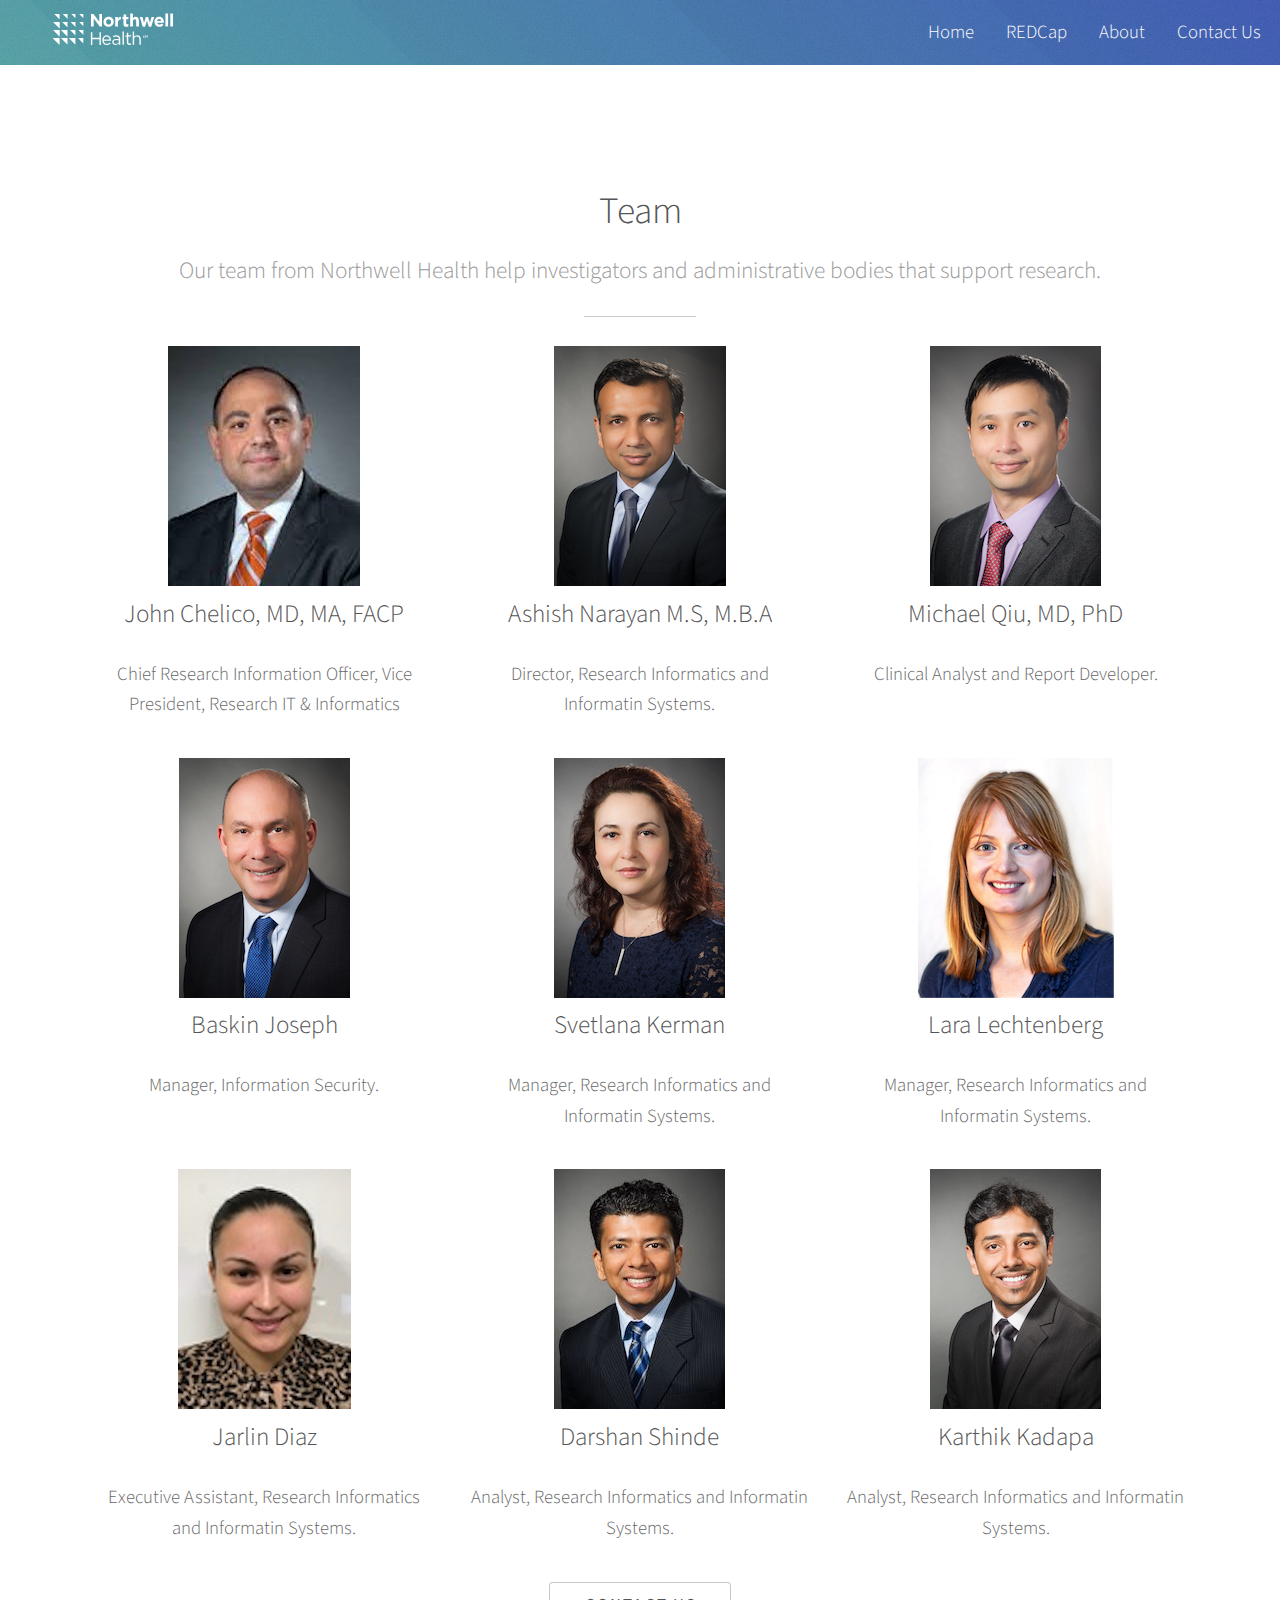
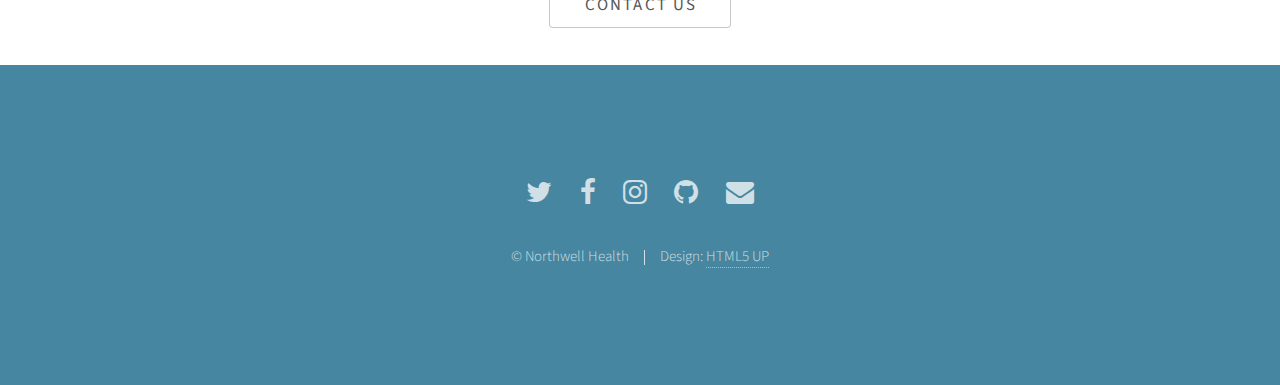
<file: about.html>
<!DOCTYPE HTML>
<!--
	Photon by HTML5 UP
	html5up.net | @ajlkn
	Free for personal and commercial use under the CCA 3.0 license (html5up.net/license)
-->
<html>
	<head>
		<title>Northwell Health</title>
		<meta charset="utf-8" />
		<meta name="viewport" content="width=device-width, initial-scale=1" />
		<!--[if lte IE 8]><script src="assets/js/ie/html5shiv.js"></script><![endif]-->		        
       
        <link href="assets/css/bootstrap.min.css" rel="stylesheet">
        <link href="https://fonts.googleapis.com/css?family=Source+Sans+Pro:300,300italic,400,400italic" rel="stylesheet">
        <link rel="stylesheet" href="assets/css/main.css" />
		<!--[if lte IE 8]><link rel="stylesheet" href="assets/css/ie8.css" /><![endif]-->
		<!--[if lte IE 9]><link rel="stylesheet" href="assets/css/ie9.css" /><![endif]-->                      
        
</head>
	<body>
        
          <header id="firsthead">
				
                    <h1 id="logo">  <img src="assets/logo.svg" alt="Northwell Health"> </h1>
                    
					<nav id="nav" style="color: #ffffff;">
						<ul>
							<li><a href="index.html">Home</a></li>
							<li><a href="redcap.html" >REDCap</a></li>
		   					<li><a href="about.html">About</a></li>
		        	                        <li><a href="index.html#five">Contact Us</a></li>		                
						</ul>
					</nav>
        </header>        
        
        <section id="two" class="main style1 special">
            <div class="container">            
                
                
                
             
                 
                
            </div>
        </section>
        
        
        <section id="four" class="wrapper style1 special fade-up">
					<div class="container">
						<header class="major">
							<h2>Team</h2>
							<p>Our team from Northwell Health help investigators and administrative bodies that support research.</p>
						</header>
						<div class="box alt">
							<div class="row uniform">
								<section class="4u 6u(medium) 12u$(xsmall)">
								<img src="images/johnchelico.jpeg">
									<h3>John Chelico, MD, MA, FACP</h3>	
                                    <p>Chief Research Information Officer, Vice President, Research IT & Informatics</p>
								</section>
								<section class="4u 6u$(medium) 12u$(xsmall)">
									<img src="images/NarayanAshish.jpg">
									<h3>Ashish Narayan M.S, M.B.A</h3>
									<p>Director, Research Informatics and Informatin Systems.</p>
								</section>
								<section class="4u$ 6u(medium) 12u$(xsmall)">
									<img src="images/QiuGuang.jpg">
									<h3>Michael Qiu, MD, PhD</h3>
									<p>Clinical Analyst and Report Developer.</p>
								</section>
								<section class="4u 6u$(medium) 12u$(xsmall)">
									<img src="images/BaskinJoseph.jpg">
									<h3>Baskin Joseph</h3>
									<p>Manager, Information Security.</p>
								</section>
								<section class="4u 6u(medium) 12u$(xsmall)">
									<img src="images/KermanSvetlana.jpg">
									<h3>Svetlana Kerman</h3>
									<p>Manager, Research Informatics and Informatin Systems.</p>
								</section>
								<section class="4u$ 6u$(medium) 12u$(xsmall)">
									<img src="images/Lechtenberg.png">
									<h3>Lara Lechtenberg</h3>
									<p>Manager, Research Informatics and Informatin Systems.</p>
								</section>
                                
                                <section class="4u 6u$(medium) 12u$(xsmall)">
									<img src="images/jarlin.jpg">
									<h3>Jarlin Diaz</h3>
									<p>Executive Assistant, Research Informatics and Informatin Systems.</p>
								</section>
								<section class="4u 6u(medium) 12u$(xsmall)">
									<img src="images/darshan.jpeg">
									<h3>Darshan Shinde</h3>
									<p>Analyst, Research Informatics and Informatin Systems.</p>
								</section>
								<section class="4u$ 6u$(medium) 12u$(xsmall)">									
                                    <img src="images/KarthikKadapa.jpg">
									<h3>Karthik Kadapa</h3>
									<p>Analyst, Research Informatics and Informatin Systems.</p>
								</section>
                                
							</div>
						</div>
                        
                        <footer class="major">
							<ul class="actions">
								<li><a href="index.html#five" class="button">Contact Us</a></li>
							</ul>
						</footer>
						
					</div>
				</section>

        
    <section id="footer">
				<ul class="icons">
					<li><a href="#" class="icon alt fa-twitter"><span class="label">Twitter</span></a></li>
					<li><a href="#" class="icon alt fa-facebook"><span class="label">Facebook</span></a></li>
					<li><a href="#" class="icon alt fa-instagram"><span class="label">Instagram</span></a></li>
					<li><a href="#" class="icon alt fa-github"><span class="label">GitHub</span></a></li>
					<li><a href="#" class="icon alt fa-envelope"><span class="label">Email</span></a></li>
				</ul>
				<ul class="copyright">
					<li>&copy; Northwell Health</li><li>Design: <a href="http://html5up.net">HTML5 UP</a></li>
				</ul>
			</section>  
    
    
    	<!-- Scripts -->
			<script src="assets/js/jquery.min.js"></script>
			<script src="assets/js/jquery.scrolly.min.js"></script>
			<script src="assets/js/skel.min.js"></script>
			<script src="assets/js/util.js"></script>
			<!--[if lte IE 8]><script src="assets/js/ie/respond.min.js"></script><![endif]-->
			<script src="assets/js/main.js"></script>

    
    
    </body>
    
</html>
</file>
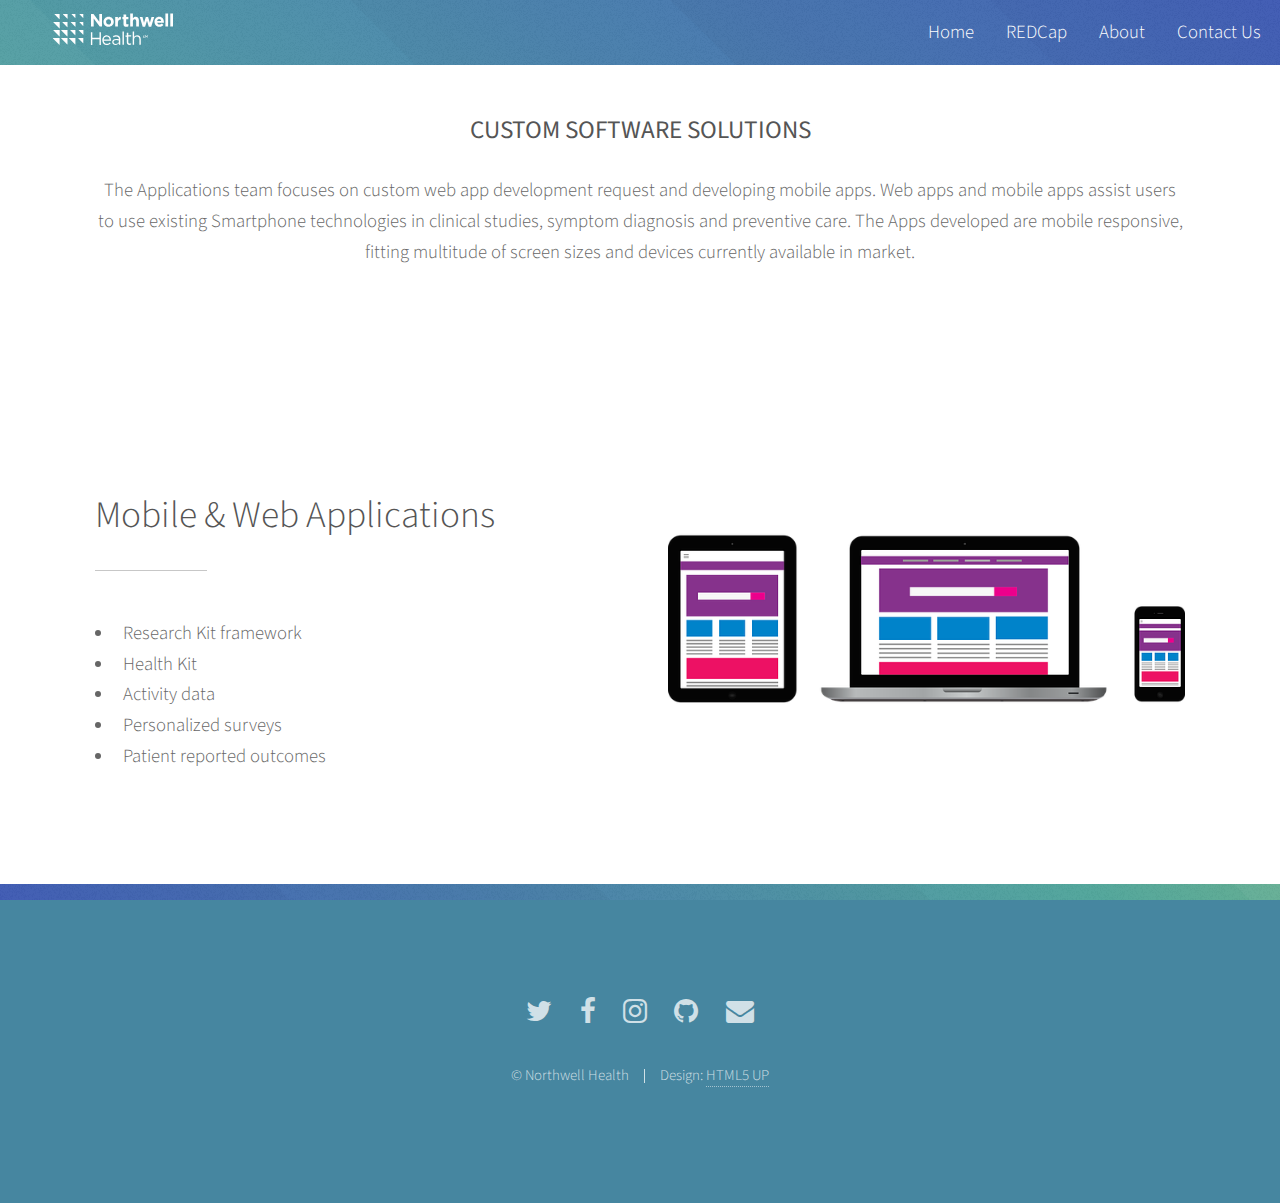
<file: appdev.html>
<!DOCTYPE HTML>
<!--
	Photon by HTML5 UP
	html5up.net | @ajlkn
	Free for personal and commercial use under the CCA 3.0 license (html5up.net/license)
-->
<html>
	<head>
		<title>Northwell Health</title>
		<meta charset="utf-8" />
		<meta name="viewport" content="width=device-width, initial-scale=1" />
		<!--[if lte IE 8]><script src="assets/js/ie/html5shiv.js"></script><![endif]-->		        
       
        <link href="assets/css/bootstrap.min.css" rel="stylesheet">
        <link href="https://fonts.googleapis.com/css?family=Source+Sans+Pro:300,300italic,400,400italic" rel="stylesheet">
        <link rel="stylesheet" href="assets/css/main.css" />
		<!--[if lte IE 8]><link rel="stylesheet" href="assets/css/ie8.css" /><![endif]-->
		<!--[if lte IE 9]><link rel="stylesheet" href="assets/css/ie9.css" /><![endif]-->                      
        
</head>
	<body>
        
          <header id="firsthead">
				
                    <h1 id="logo">  <img src="assets/logo.svg" alt="Northwell Health"> </h1>
                    
					<nav id="nav" style="color: #ffffff;">
						<ul>
							<li><a href="index.html">Home</a></li>
							<li><a href="redcap.html" >REDCap</a></li>
					<li><a href="about.html">About</a></li>
	                            <li><a href="index.html#five">Contact Us</a></li>	                
						</ul>
					</nav>
        </header>        
        
        <section id="two" class="main style1 special">
            <div class="container">            
                <h3 style="text-align: center"><b>CUSTOM SOFTWARE SOLUTIONS</b></h3>
                
                <p>The Applications team focuses on custom web app development request and developing mobile apps. Web apps and mobile apps assist users to use existing Smartphone technologies in clinical studies, symptom diagnosis and preventive care.  The Apps developed are mobile responsive, fitting multitude of screen sizes and devices currently available in market.
                </p>
                
            </div>
        </section>
                
           <section id="one" class="main style1">
				<div class="container">
					<div class="row 150%">
						<div class="6u 12u$(medium)">
							<header class="major">
								<h2>Mobile & Web Applications</h2>
							</header>
							<p>
                            <ul><li>Research Kit framework</li>
                                <li>Health Kit</li>
                                <li>Activity data</li>
                                <li>Personalized surveys</li>
                                <li>Patient reported outcomes</li>
                            </ul>
                            </p>
						</div>
						<div class="6u$ 12u$(medium) important(medium)">
							<span class="image fit"><img src="images/mobileapp.png" alt=""></span>
						</div>
					</div>
				</div>
			</section>                     
              
        
    <section id="footer">
				<ul class="icons">
					<li><a href="#" class="icon alt fa-twitter"><span class="label">Twitter</span></a></li>
					<li><a href="#" class="icon alt fa-facebook"><span class="label">Facebook</span></a></li>
					<li><a href="#" class="icon alt fa-instagram"><span class="label">Instagram</span></a></li>
					<li><a href="#" class="icon alt fa-github"><span class="label">GitHub</span></a></li>
					<li><a href="#" class="icon alt fa-envelope"><span class="label">Email</span></a></li>
				</ul>
				<ul class="copyright">
					<li>&copy; Northwell Health</li><li>Design: <a href="http://html5up.net">HTML5 UP</a></li>
				</ul>
			</section>  
    
    
    	<!-- Scripts -->
			<script src="assets/js/jquery.min.js"></script>
			<script src="assets/js/jquery.scrolly.min.js"></script>
			<script src="assets/js/skel.min.js"></script>
			<script src="assets/js/util.js"></script>
			<!--[if lte IE 8]><script src="assets/js/ie/respond.min.js"></script><![endif]-->
			<script src="assets/js/main.js"></script>

    
    
    </body>
    
</html>
</file>
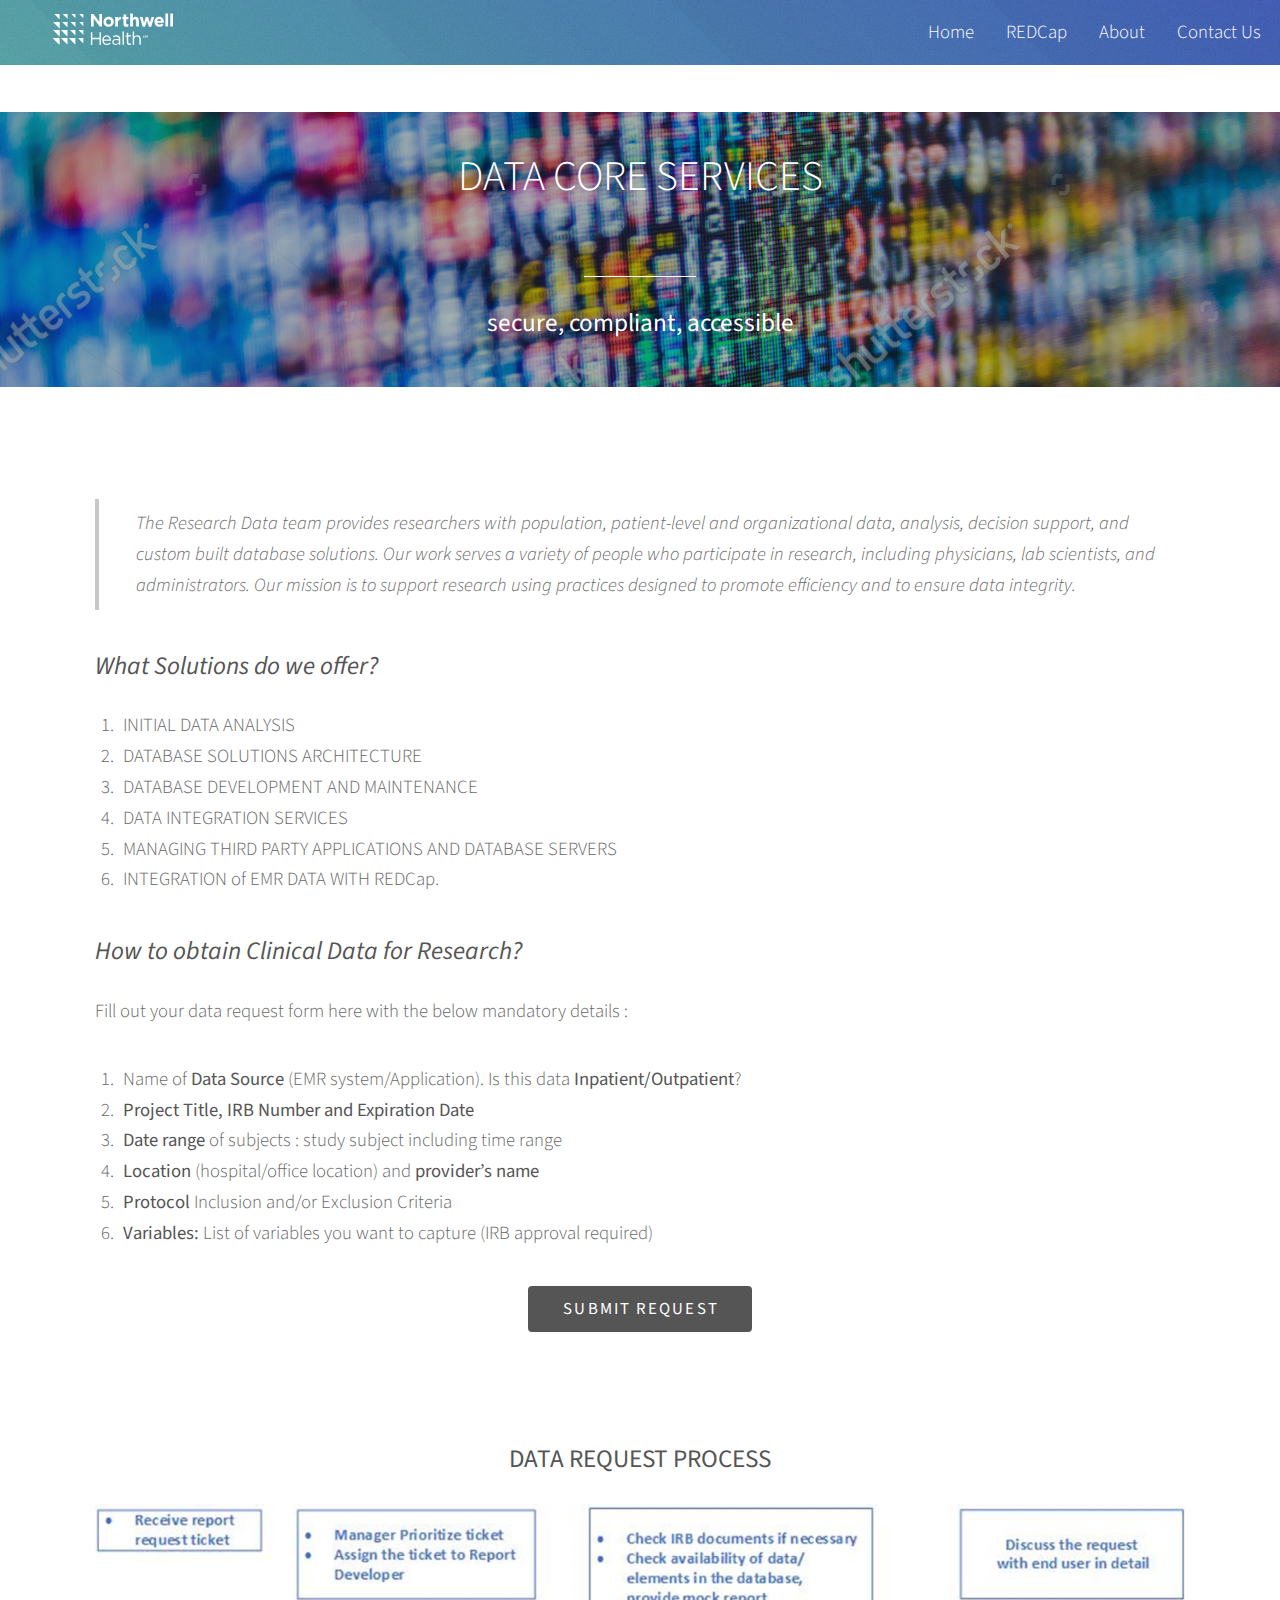
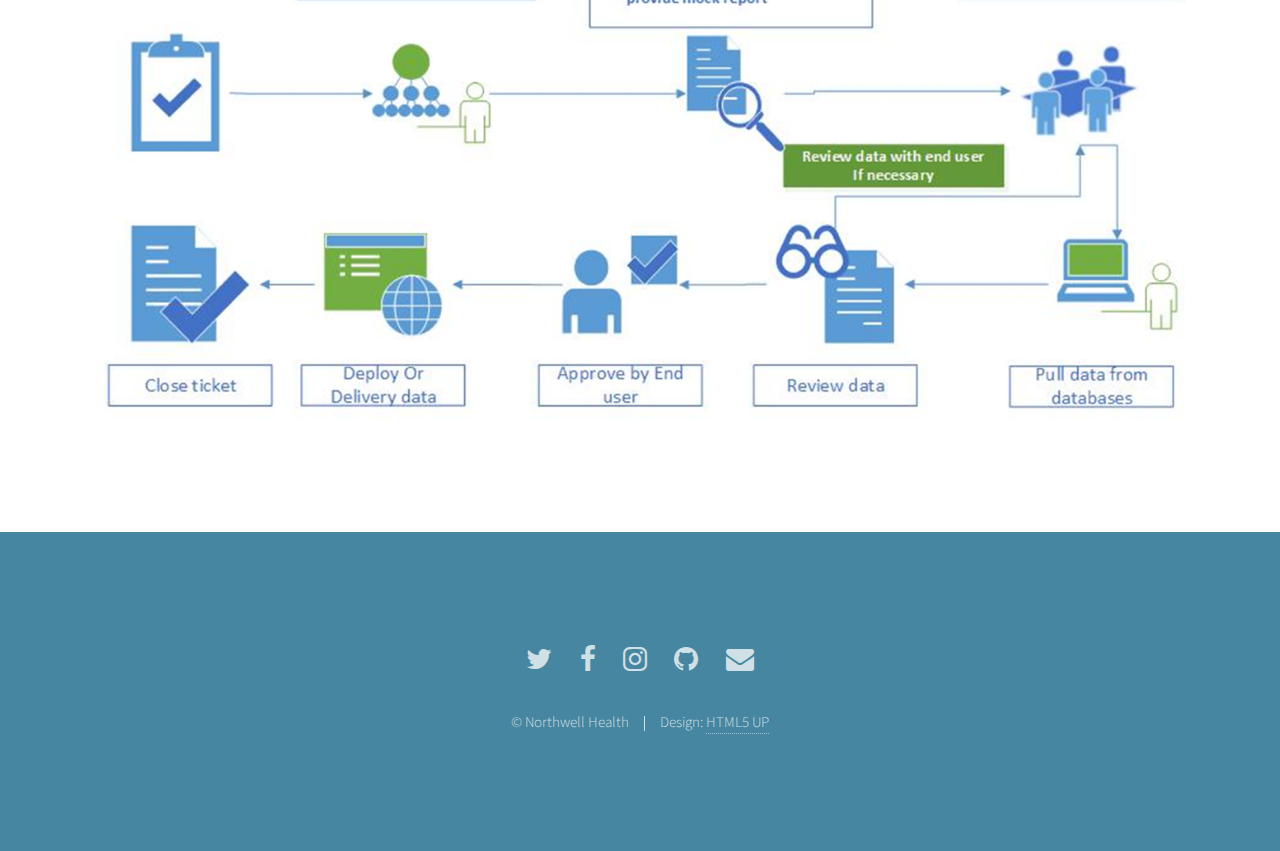
<file: datacore.html>
<!DOCTYPE HTML>
<!--
	Photon by HTML5 UP
	html5up.net | @ajlkn
	Free for personal and commercial use under the CCA 3.0 license (html5up.net/license)
-->
<html>
	<head>
		<title>Northwell Health</title>
		<meta charset="utf-8" />
		<meta name="viewport" content="width=device-width, initial-scale=1" />
		<!--[if lte IE 8]><script src="assets/js/ie/html5shiv.js"></script><![endif]-->		        
       
        <link href="assets/css/bootstrap.min.css" rel="stylesheet">
        <link href="https://fonts.googleapis.com/css?family=Source+Sans+Pro:300,300italic,400,400italic" rel="stylesheet">
        <link rel="stylesheet" href="assets/css/main.css" />
		<!--[if lte IE 8]><link rel="stylesheet" href="assets/css/ie8.css" /><![endif]-->
		<!--[if lte IE 9]><link rel="stylesheet" href="assets/css/ie9.css" /><![endif]-->        
        
<script>
function myFunction() {
    var x = document.getElementById("myTopnav");
    if (x.className === "topnav") {
        x.className += " responsive";
    } else {
        x.className = "topnav";
    }
}
</script>                
        
</head>
	<body>
        
          <header id="firsthead">
				
                    <h1 id="logo">  <img src="assets/logo.svg" alt="Northwell Health"> </h1>
                    
					<nav id="nav" style="color: #ffffff;">
						<ul>
							<li><a href="index.html">Home</a></li>						
							<li><a href="redcap.html">REDCap</a></li>
						<li><a href="about.html">About</a></li>
		                            <li><a href="index.html#five">Contact Us</a></li>	
						</ul>
					</nav>
        </header>
        
    <section id="four" class="main style2 special" style="margin-top : 6em; padding: 2em 0 1em 0;">
				<div class="container">
					<header class="major">
						<h1>DATA CORE SERVICES</h1>                                          
					</header>
                                        
                    <h3><strong>secure, compliant, accessible</strong></h3>
					
				</div>
        </section>       
                               
         <section id="one" class="main style1">
            <div class="container">                                
                
                <blockquote> <p>The Research Data team provides researchers with population, patient-level and organizational data, analysis, decision support, and custom built database solutions.  Our work serves a variety of people who participate in research, including physicians, lab scientists, and administrators. Our mission is to support research using practices designed to promote efficiency and to ensure data integrity.</p></blockquote>
            
                 <h3><em><b>What Solutions do we offer?</b></em></h3>                                        
                	           <ol>
                                   <li>INITIAL DATA ANALYSIS </li>                                   
                                   <li>DATABASE SOLUTIONS ARCHITECTURE</li>
                                   <li>DATABASE DEVELOPMENT AND MAINTENANCE</li>
                                   <li>DATA INTEGRATION SERVICES</li>
                                   <li>MANAGING THIRD PARTY APPLICATIONS AND DATABASE SERVERS</li>									
								   <li>INTEGRATION of EMR DATA WITH REDCap.</li>
								</ol>                
                
                
                
                <h3><em><b>How to obtain Clinical Data for Research?</em></b></h3>
                    
                <p>Fill out your data request form here with the below mandatory details :</p>
                
                <ol>
                
                    <li>Name of <b>Data Source</b> (EMR system/Application). Is this data <b>Inpatient/Outpatient</b>?</li>
                    <li> <b>Project Title, IRB Number and Expiration Date</b></li>
                    <li><b>Date range</b> of subjects : study subject including time range</li>
                    <li><b>Location</b> (hospital/office location) and <b>provider’s name</b></li>
                    <li><b>Protocol</b> Inclusion and/or Exclusion Criteria</li>
                    <li><b>Variables:</b> List of variables you want to capture (IRB approval required)</li>
                    
                </ol>
                
                <p style="text-align:center"><a href="http://servicecatalog/usm/wpf?Node=icguinode.catalogitemdetails&Args=10189&ObjectID=10189&NspPath" class="button special">Submit Request</a></p>
                                       
                <h3 style="margin-top: 10%; text-align: center"><strong>DATA REQUEST PROCESS</strong></h3>
                
                <div class="12u"><span class="image fit"><img src="images/datareq.png" alt="" /></span></div>
                
                
             </div>
        </section>
             
        
        <!--  <section id="one" class="main style1">
				<div class="container">
					<div class="row 150%">
						<div class="6u 12u$(medium)">
							<header class="major">
								<h2>Cohort Identifier</h2>
							</header>
							<p>Data Pulling & Analytics, Sunrise, AEHR, Explorys...  We do cohort identification based on research protocol criteria and also we provide various types of report to deliver cohort report thorugh SSRS or Tableau
                            
                            </p>
						</div>
						<div class="6u$ 12u$(medium) important(medium)">
							<span class="image fit"><img src="images/pic01.jpg" alt=""></span>
						</div>
					</div>
				</div>
			</section>
        
        
         <section id="one" class="main style1">
				<div class="container">
					<div class="row 150%">
						<div class="6u 12u$(medium)">
							<header class="major">
								<h2>Data Sharing</h2>
							</header>
							<p>lorem ipsum dolor amet....</p>
						</div>
						<div class="6u$ 12u$(medium) important(medium)">
							<span class="image fit"><img src="images/pic01.jpg" alt=""></span>
						</div>
					</div>
				</div>
			</section>
        
        
         <section id="one" class="main style1">
				<div class="container">
					<div class="row 150%">
						<div class="6u 12u$(medium)">
							<header class="major">
								<h2>Data Visualization</h2>
							</header>
							<p>lorem ipsum dolor amet....</p>
						</div>
						<div class="6u$ 12u$(medium) important(medium)">
							<span class="image fit"><img src="images/pic01.jpg" alt=""></span>
						</div>
					</div>
				</div>
			</section> -->


		<!-- Footer -->
			<section id="footer">
				<ul class="icons">
					<li><a href="#" class="icon alt fa-twitter"><span class="label">Twitter</span></a></li>
					<li><a href="#" class="icon alt fa-facebook"><span class="label">Facebook</span></a></li>
					<li><a href="#" class="icon alt fa-instagram"><span class="label">Instagram</span></a></li>
					<li><a href="#" class="icon alt fa-github"><span class="label">GitHub</span></a></li>
					<li><a href="#" class="icon alt fa-envelope"><span class="label">Email</span></a></li>
				</ul>
				<ul class="copyright">
					<li>&copy; Northwell Health</li><li>Design: <a href="http://html5up.net">HTML5 UP</a></li>
				</ul>
			</section>

		<!-- Scripts -->
			<script src="assets/js/jquery.min.js"></script>
			<script src="assets/js/jquery.scrolly.min.js"></script>
			<script src="assets/js/skel.min.js"></script>
			<script src="assets/js/util.js"></script>
			<!--[if lte IE 8]><script src="assets/js/ie/respond.min.js"></script><![endif]-->
			<script src="assets/js/main.js"></script>


	</body>
</html>
</file>
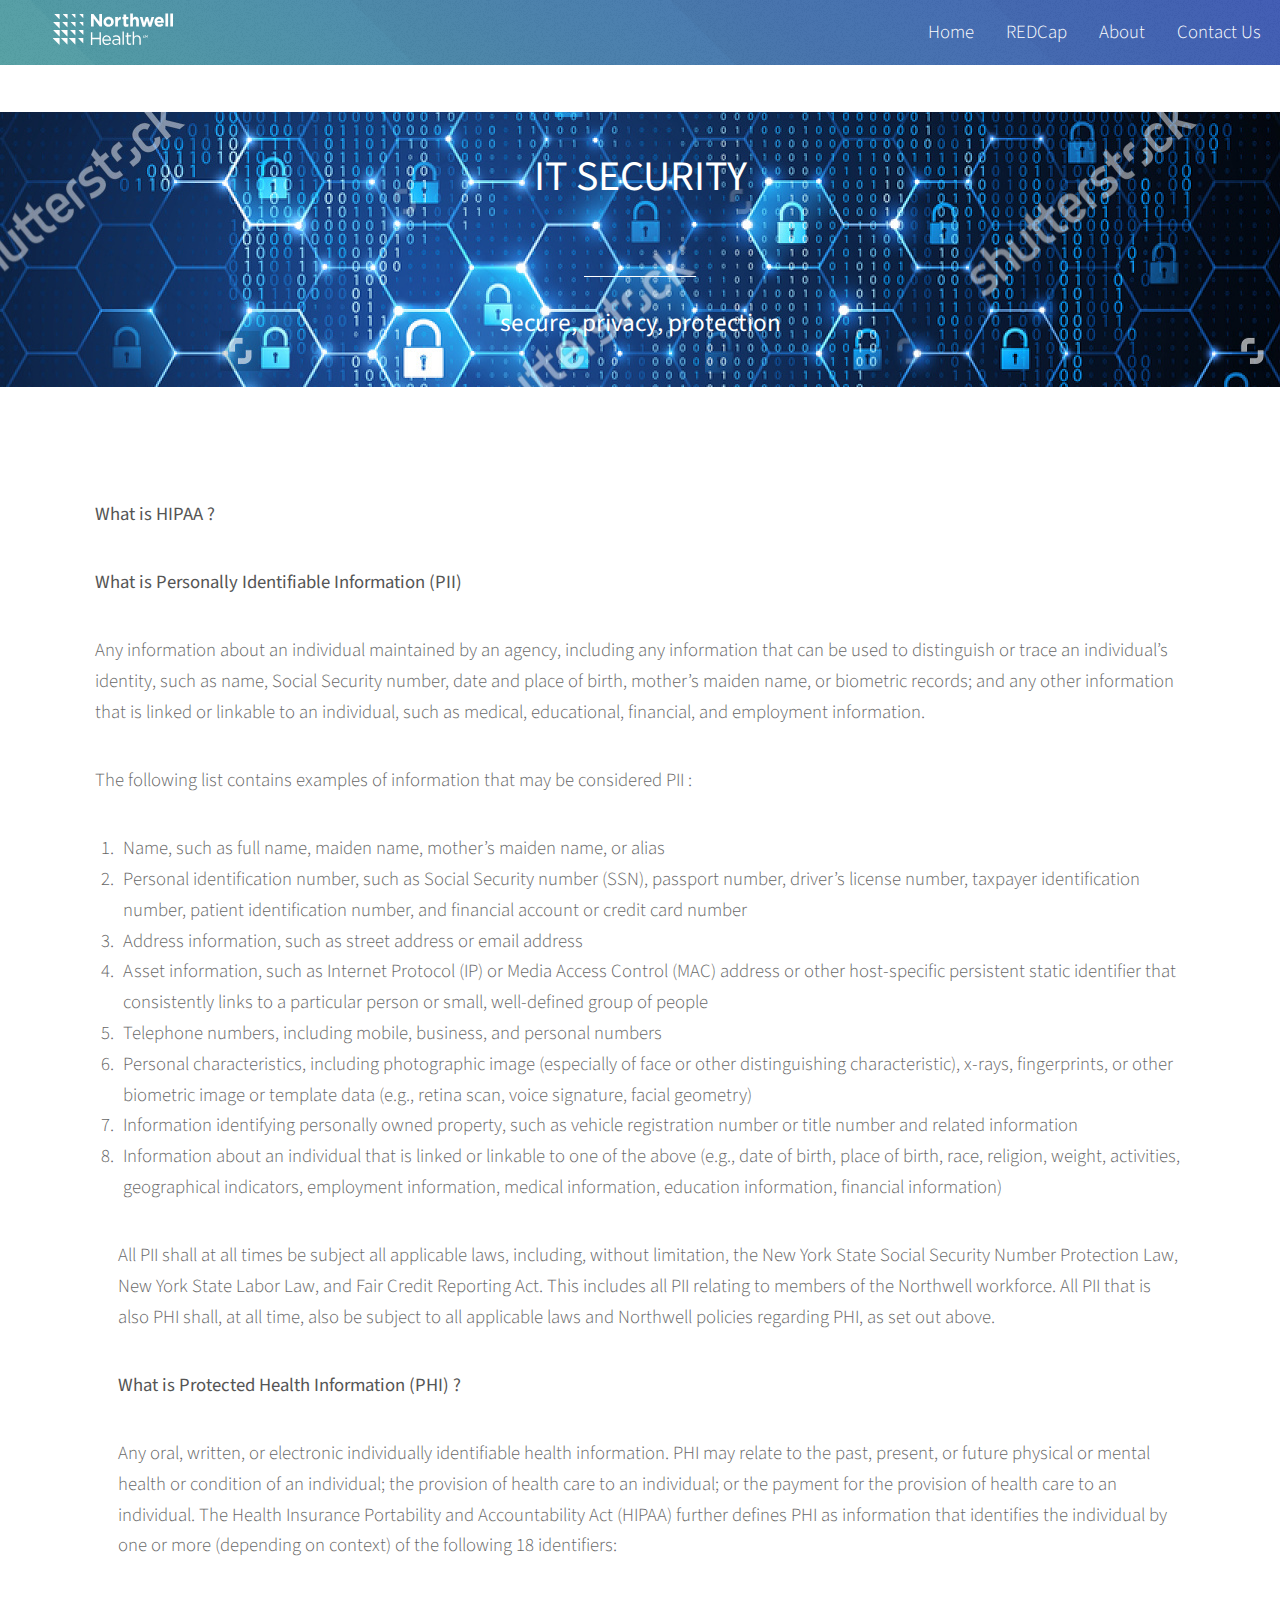
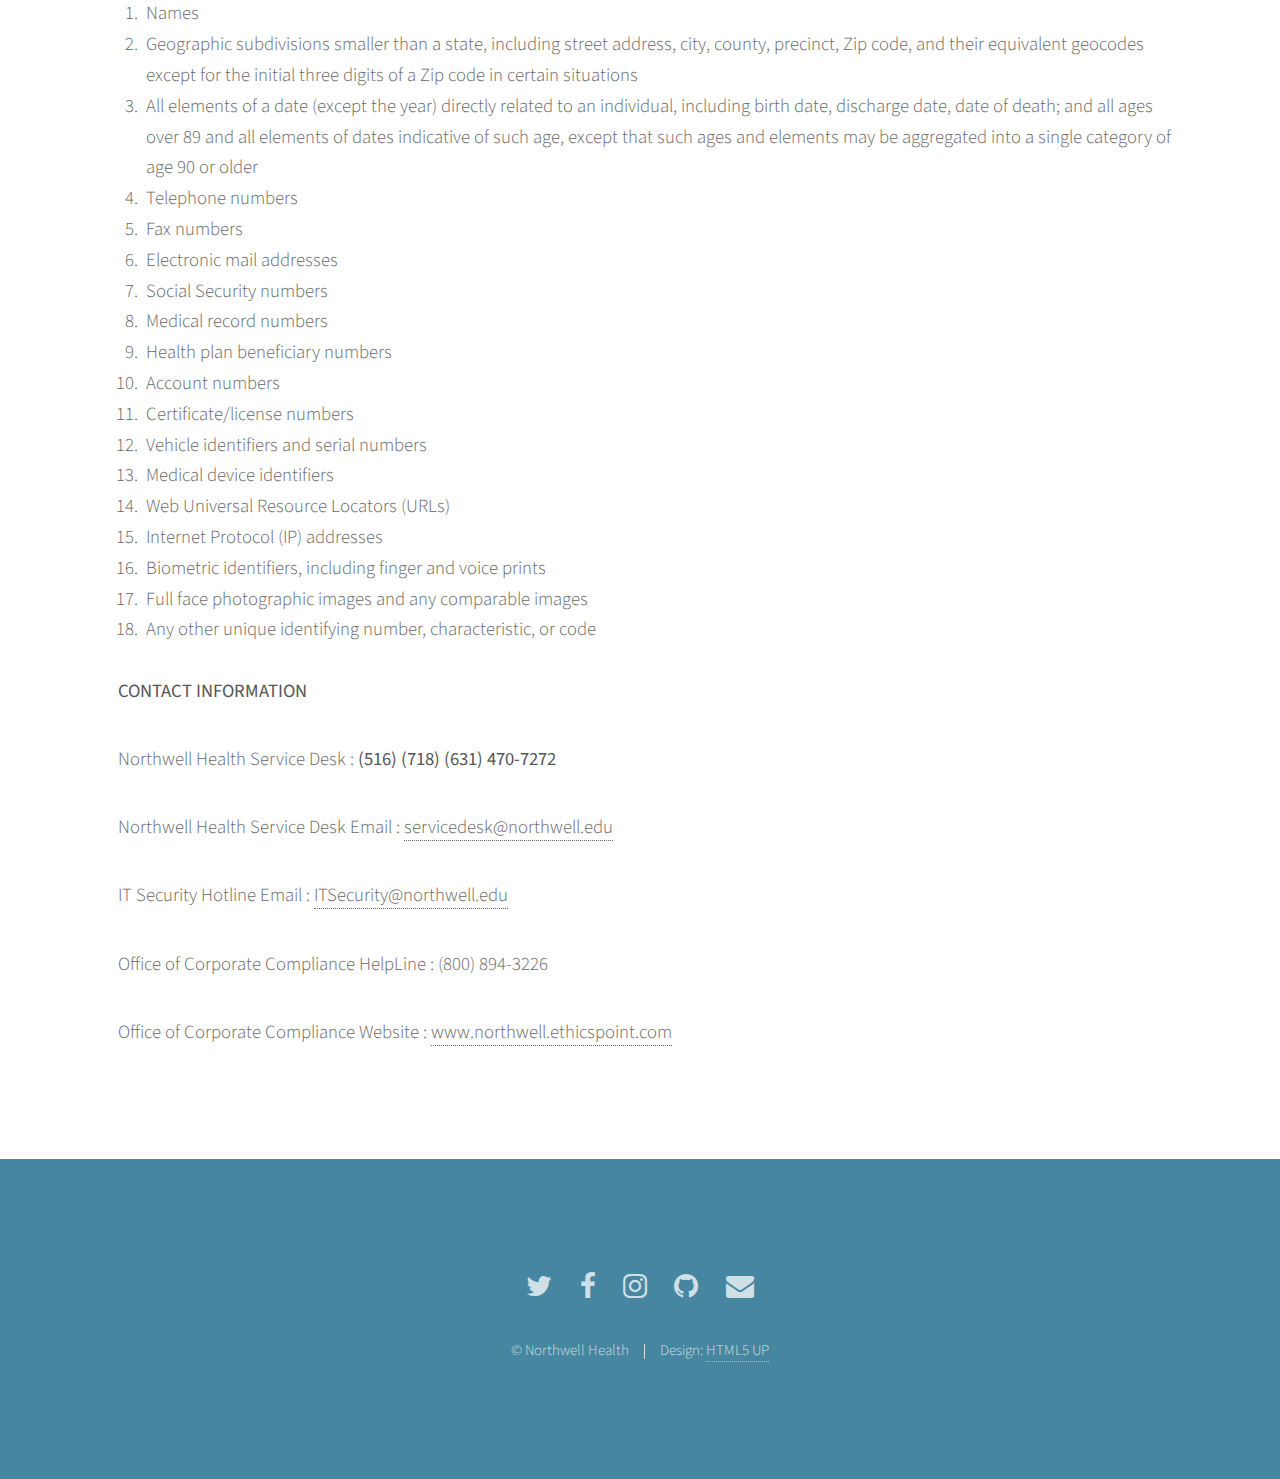
<file: itsecurity.html>
<!DOCTYPE HTML>
<!--
	Photon by HTML5 UP
	html5up.net | @ajlkn
	Free for personal and commercial use under the CCA 3.0 license (html5up.net/license)
-->
<html>
	<head>
		<title>Northwell Health</title>
		<meta charset="utf-8" />
		<meta name="viewport" content="width=device-width, initial-scale=1" />
		<!--[if lte IE 8]><script src="assets/js/ie/html5shiv.js"></script><![endif]-->		        
       
        <link href="assets/css/bootstrap.min.css" rel="stylesheet">
        <link href="https://fonts.googleapis.com/css?family=Source+Sans+Pro:300,300italic,400,400italic" rel="stylesheet">
        <link rel="stylesheet" href="assets/css/main.css" />
		<!--[if lte IE 8]><link rel="stylesheet" href="assets/css/ie8.css" /><![endif]-->
		<!--[if lte IE 9]><link rel="stylesheet" href="assets/css/ie9.css" /><![endif]-->                      
        
</head>
	<body>
        
          <header id="firsthead">
				
                    <h1 id="logo">  <img src="assets/logo.svg" alt="Northwell Health"> </h1>
                    
					<nav id="nav" style="color: #ffffff;">
						<ul>
							<li><a href="index.html">Home</a></li>
							<li><a href="redcap.html">REDCap</a></li>
						<li><a href="about.html">About</a></li>
		                            <li><a href="index.html#five">Contact Us</a></li>		                
						</ul>
					</nav>
        </header>        
        
        
        <section id="four" class="main style2 special" style="background-image: url(images/itsecurity.jpg); margin-top : 6em; padding: 2em 0 1em 0;">
				<div class="container">
					<header class="major">
                        <h1><b>IT SECURITY</b></h1>                                          
					</header>
                                        
                    <h3><strong>secure, privacy, protection</strong></h3>
					
				</div>
        </section>                   
    
        <section class="main style1">
            <div class="container">            
                
                <p><b>What is HIPAA ?</b></p>
                
                <p><b>What is Personally Identifiable Information (PII)</b></p>
                
                <p>Any information about an individual maintained by an agency, including any information that can be used to distinguish or trace an individual’s identity, such as name, Social Security number, date and place of birth, mother’s maiden name, or biometric records; and any other information that is linked or linkable to an individual, such as medical, educational, financial, and employment information.
                </p>
                
                <p>The following list contains examples of information that may be considered PII :
            <ol>        
                <li>Name, such as full name, maiden name, mother’s maiden name, or alias</li>
                <li>Personal identification number, such as Social Security number (SSN), passport number, driver’s license number, taxpayer identification number, patient identification number, and financial account or credit card number</li>
                <li>Address information, such as street address or email address</li>
                <li>Asset information, such as Internet Protocol (IP) or Media Access Control (MAC) address or other host-specific persistent static identifier that consistently links to a particular person or small, well-defined group of people</li>
                <li>Telephone numbers, including mobile, business, and personal numbers</li>
                <li>Personal characteristics, including photographic image (especially of face or other distinguishing characteristic), x-rays, fingerprints, or other biometric image or template data (e.g., retina scan, voice signature, facial geometry)</li>
                <li>Information identifying personally owned property, such as vehicle registration number or title number and related information</li>
                <li>Information about an individual that is linked or linkable to one of the above (e.g., date of birth, place of birth, race, religion, weight, activities, geographical indicators, employment information, medical information, education information, financial information)</li>
                </p>
                
                <p>All PII shall at all times be subject all applicable laws, including, without limitation, the New York State Social Security Number Protection Law, New York State Labor Law, and Fair Credit Reporting Act. This includes all PII relating to members of the Northwell workforce. All PII that is also PHI shall, at all time, also be subject to all applicable laws and Northwell policies regarding PHI, as set out above.
                </p>
                

                <p><b>What is Protected Health Information (PHI) ?</b></p>
                
                <p>Any oral, written, or electronic individually identifiable health information. PHI may relate to the past, present, or future physical or mental health or condition of an individual; the provision of health care to an individual; or the payment for the provision of health care to an individual. The Health Insurance Portability and Accountability Act (HIPAA) further defines PHI as information that identifies the individual by one or more (depending on context) of the following 18 identifiers: </p>
                
                <ol>
                
                    <li>Names</li>
                    <li>Geographic subdivisions smaller than a state, including street address, city, county, precinct, Zip code, and their equivalent geocodes except for the initial three digits of a Zip code in certain situations</li>
                    <li>All elements of a date (except the year) directly related to an individual, including birth date, discharge date, date of death; and all ages over 89 and all elements of dates indicative of such age, except that such ages and elements may be aggregated into a single category of age 90 or older</li>
                    <li>Telephone numbers</li>
                    <li>Fax numbers</li>
                    <li>Electronic mail addresses</li>
                    <li>Social Security numbers</li>
                    <li>Medical record numbers</li>
                    <li>Health plan beneficiary numbers</li>
                    <li>Account numbers</li>
                    <li>Certificate/license numbers</li>
                    <li>Vehicle identifiers and serial numbers</li>
                    <li>Medical device identifiers</li>
                    <li>Web Universal Resource Locators (URLs)</li>
                    <li>Internet Protocol (IP) addresses</li>
                    <li>Biometric identifiers, including finger and voice prints</li>
                    <li>Full face photographic images and any comparable images</li>
                    <li>Any other unique identifying number, characteristic, or code</li>
                                    
                </ol>
                
                </br>
                <p><b>CONTACT INFORMATION</b></p>
                
            <p>Northwell Health Service Desk : <b>(516) (718) (631) 470-7272</b></p>
            <p>Northwell Health Service Desk Email : <a href="mailto:servicedesk@northwell.edu">servicedesk@northwell.edu</a></p>
                
            <p>IT Security Hotline Email : <a href="mailto:ITSecurity@northwell.edu">ITSecurity@northwell.edu</a></p>
                    
                <p>Office of Corporate Compliance HelpLine : (800) 894-3226</p> 
            <p>Office of Corporate Compliance Website : <a href="www.northwell.ethicspoint.com" target="_blank">www.northwell.ethicspoint.com </a></p>
                
            </div>                                    
        </section>        
        
    <section id="footer">
				<ul class="icons">
					<li><a href="#" class="icon alt fa-twitter"><span class="label">Twitter</span></a></li>
					<li><a href="#" class="icon alt fa-facebook"><span class="label">Facebook</span></a></li>
					<li><a href="#" class="icon alt fa-instagram"><span class="label">Instagram</span></a></li>
					<li><a href="#" class="icon alt fa-github"><span class="label">GitHub</span></a></li>
					<li><a href="#" class="icon alt fa-envelope"><span class="label">Email</span></a></li>
				</ul>
				<ul class="copyright">
					<li>&copy; Northwell Health</li><li>Design: <a href="http://html5up.net">HTML5 UP</a></li>
				</ul>
			</section>  
    
    
    	<!-- Scripts -->
			<script src="assets/js/jquery.min.js"></script>
			<script src="assets/js/jquery.scrolly.min.js"></script>
			<script src="assets/js/skel.min.js"></script>
			<script src="assets/js/util.js"></script>
			<!--[if lte IE 8]><script src="assets/js/ie/respond.min.js"></script><![endif]-->
			<script src="assets/js/main.js"></script>

    
    
    </body>
    
</html>
</file>
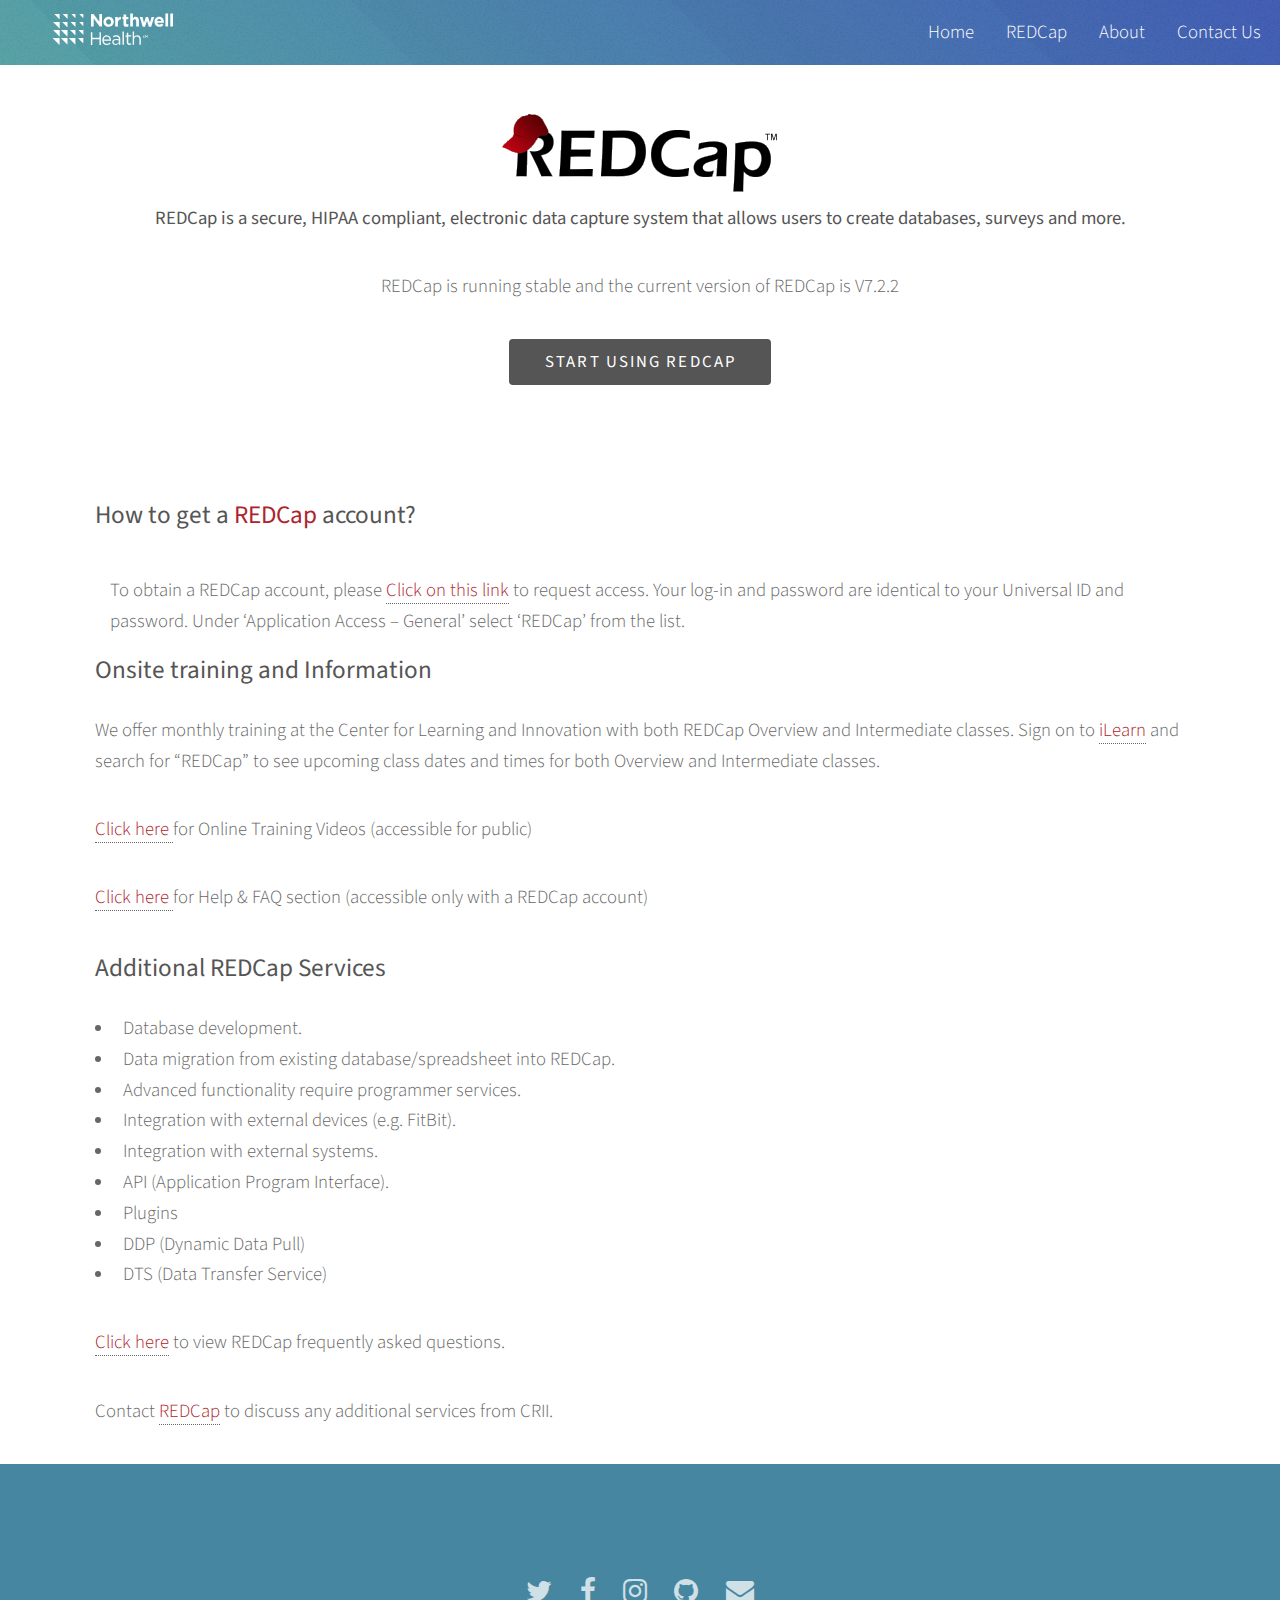
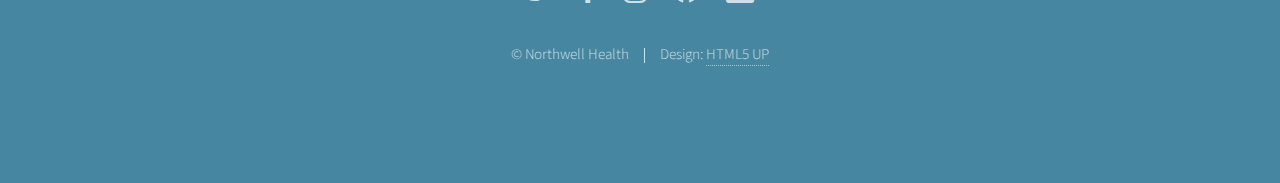
<file: redcap.html>
<!DOCTYPE HTML>
<!--
	Photon by HTML5 UP
	html5up.net | @ajlkn
	Free for personal and commercial use under the CCA 3.0 license (html5up.net/license)
-->
<html>
	<head>
		<title>Northwell Health</title>
		<meta charset="utf-8" />
		<meta name="viewport" content="width=device-width, initial-scale=1" />
		<!--[if lte IE 8]><script src="assets/js/ie/html5shiv.js"></script><![endif]-->		        
       
        <link href="assets/css/bootstrap.min.css" rel="stylesheet">
        <link href="https://fonts.googleapis.com/css?family=Source+Sans+Pro:300,300italic,400,400italic" rel="stylesheet">
        <link rel="stylesheet" href="assets/css/main.css" />
		<!--[if lte IE 8]><link rel="stylesheet" href="assets/css/ie8.css" /><![endif]-->
		<!--[if lte IE 9]><link rel="stylesheet" href="assets/css/ie9.css" /><![endif]-->                      
        
</head>
	<body>
        
          <header id="firsthead">
				
                    <h1 id="logo">  <img src="assets/logo.svg" alt="Northwell Health"> </h1>
                    
					<nav id="nav" style="color: #ffffff;">
						<ul>
							<li><a href="index.html" >Home</a></li>
							<li><a href="redcap.html">REDCap</a></li>
                          <li><a href="about.html">About</a></li>
                            <li><a href="index.html#five">Contact Us</a></li>		                
						</ul>
					</nav>
        </header>
        
        
        <section id="two" class="main style1 special">
				<div class="container">
                   
                     <a href="#" class="image"><img src="images/REDCap-logo-lg.png" alt=""></a>                                        
                                    
                    <div> <strong><p>REDCap is a secure, HIPAA compliant, electronic data capture system that allows users to create databases, surveys and more.</strong></p></div>
                                        
                        
                    </div>
        
        <div><p>  REDCap is running stable and the current version of REDCap is V7.2.2</p></div>
        
         <p><a href="https://redcap.northwell.edu" class="button special" >Start Using REDCap</a></p>
        
            </section>
    
    
        <section>
            <div class="container">
            
                <h3><b>How to get a <b style="color: #ad242d">REDCap</b> account?</b></h3>
                        
                <p class="navbar-text">To obtain a REDCap account, please <a href="http://servicecatalog/usm/wpf?Node=icguinode.catalogitemdetails&Args=10172&ObjectID=10172&NspPath=" style="color: #ad242d !important; color: white;">Click on this link</a> to request access. Your log-in and password are identical to your Universal ID and password. Under ‘Application Access – General’ select ‘REDCap’ from the list.</p>
                                            
                <h3><b>Onsite training and Information</b></h3>
                        
                <p> We offer monthly training at the Center for Learning and Innovation with both REDCap Overview and Intermediate classes. Sign on to <a href="https://nslijhp.northshorelij.com/employees/Pages/lms.aspx" style="color: #ad242d !important; color: white;">iLearn</a> and search for “REDCap” to see upcoming class dates and times for both Overview and Intermediate classes. </p>
                        
                        
                        <p><a href="https://redcap.northwell.edu/index.php?action=training" style="color: #ad242d !important; color: white;">Click here </a> for Online Training Videos (accessible for public)</p>
                        <p><a href="https://redcap.northwell.edu/index.php?action=help" style="color: #ad242d !important; color: white;">Click here </a> for Help & FAQ section (accessible only with a REDCap account)</p>
                                  
                        
                <h3><b>Additional REDCap Services</b></h3>                                                

								<ul>
									<li>Database development.</li>
									<li>Data migration from existing database/spreadsheet into REDCap.</li>
									<li>Advanced functionality require programmer services.</li>
									<li>Integration with external devices (e.g. FitBit).</li>
									<li>Integration with external systems.</li>
									<li>API (Application Program Interface).</li>
                                    <li>Plugins</li>
                                    <li>DDP (Dynamic Data Pull)</li>
                                    <li>DTS (Data Transfer Service)</li>
								</ul>
                        
                <p> <a href="http://www.feinsteininstitute.org/professionals/resources-for-investigators/administrative-services/research-information-systems/redcap/frequently-asked-questions/" style="color: #ad242d !important; color: white;">Click here</a> to view REDCap frequently asked questions.</p>
                                
                        <p>Contact <a href="mailto:redcap@northwell.edu?Subject=Hello%20REDCap" target="_top" style="color: #ad242d">REDCap</a> to discuss any additional services from CRII.</p>

            </div>                                    
        </section>        
        
    <section id="footer">
				<ul class="icons">
					<li><a href="#" class="icon alt fa-twitter"><span class="label">Twitter</span></a></li>
					<li><a href="#" class="icon alt fa-facebook"><span class="label">Facebook</span></a></li>
					<li><a href="#" class="icon alt fa-instagram"><span class="label">Instagram</span></a></li>
					<li><a href="#" class="icon alt fa-github"><span class="label">GitHub</span></a></li>
					<li><a href="#" class="icon alt fa-envelope"><span class="label">Email</span></a></li>
				</ul>
				<ul class="copyright">
					<li>&copy; Northwell Health</li><li>Design: <a href="http://html5up.net">HTML5 UP</a></li>
				</ul>
			</section>  
    
    
    	<!-- Scripts -->
			<script src="assets/js/jquery.min.js"></script>
			<script src="assets/js/jquery.scrolly.min.js"></script>
			<script src="assets/js/skel.min.js"></script>
			<script src="assets/js/util.js"></script>
			<!--[if lte IE 8]><script src="assets/js/ie/respond.min.js"></script><![endif]-->
			<script src="assets/js/main.js"></script>

    
    
    </body>
    
</html>
</file>
<file: assets/css/ie8.css>
/*
	Photon by HTML5 UP
	html5up.net | @ajlkn
	Free for personal and commercial use under the CCA 3.0 license (html5up.net/license)
*/

/* Basic */

	hr {
		border-bottom: solid 1px #ccc;
	}

	blockquote {
		border-left: solid 4px #ccc;
	}

	code {
		border: solid 1px #ccc;
	}

/* Section/Article */

	header.major:after {
		background: #ccc;
	}

/* Form */

	input[type="text"],
	input[type="password"],
	input[type="email"],
	select,
	textarea {
		-ms-behavior: url("assets/js/ie/PIE.htc");
		border: solid 1px #ccc;
		position: relative;
	}

/* List */

	ul.alt li {
		border-top: solid 1px #ccc;
	}

	ul.major-icons li .icon {
		-ms-behavior: url("assets/js/ie/PIE.htc");
		border: solid 1px #ccc;
		position: relative;
	}

/* Table */

	table thead {
		border-bottom: solid 1px #ccc;
	}

	table tfoot {
		border-top: solid 1px #ccc;
	}

	table.alt tbody tr td {
		border: solid 1px #ccc;
		border-left-width: 0;
		border-top-width: 0;
	}

/* Button */

	input[type="submit"],
	input[type="reset"],
	input[type="button"],
	button,
	.button {
		-ms-behavior: url("assets/js/ie/PIE.htc");
		border: solid 1px #ccc;
		position: relative;
	}

/* Image */

	.image {
		-ms-behavior: url("assets/js/ie/PIE.htc");
	}

		.image img {
			-ms-behavior: url("assets/js/ie/PIE.htc");
			position: relative;
		}

/* Main */

	.main.style2 {
		background-color: #333;
		color: #ffffff;
		-ms-behavior: url("assets/js/ie/backgroundsize.min.htc");
		background-image: url("../../images/header.jpg");
		background-size: cover;
		position: relative;
	}

		.main.style2 a {
			border-bottom-color: #ffffff;
		}

			.main.style2 a:hover {
				color: #ffffff;
			}

		.main.style2 h1, .main.style2 h2, .main.style2 h3, .main.style2 h4, .main.style2 h5, .main.style2 h6, .main.style2 strong, .main.style2 b {
			color: #ffffff;
		}

		.main.style2 header p {
			color: #ffffff;
		}

		.main.style2 header.major:after {
			background: #ffffff;
		}

		.main.style2 input[type="submit"],
		.main.style2 input[type="reset"],
		.main.style2 input[type="button"],
		.main.style2 button,
		.main.style2 .button {
			border: solid 1px #ffffff !important;
			color: #ffffff !important;
		}

			.main.style2 input[type="submit"]:hover,
			.main.style2 input[type="reset"]:hover,
			.main.style2 input[type="button"]:hover,
			.main.style2 button:hover,
			.main.style2 .button:hover {
				background-color: transparent;
			}

			.main.style2 input[type="submit"]:active,
			.main.style2 input[type="reset"]:active,
			.main.style2 input[type="button"]:active,
			.main.style2 button:active,
			.main.style2 .button:active {
				background-color: transparent;
			}

			.main.style2 input[type="submit"].special,
			.main.style2 input[type="reset"].special,
			.main.style2 input[type="button"].special,
			.main.style2 button.special,
			.main.style2 .button.special {
				background-color: #ffffff;
				border: solid 1px #ffffff !important;
				color: #333 !important;
			}

				.main.style2 input[type="submit"].special:hover,
				.main.style2 input[type="reset"].special:hover,
				.main.style2 input[type="button"].special:hover,
				.main.style2 button.special:hover,
				.main.style2 .button.special:hover {
					background-color: transparent !important;
					color: #ffffff !important;
				}

				.main.style2 input[type="submit"].special:active,
				.main.style2 input[type="reset"].special:active,
				.main.style2 input[type="button"].special:active,
				.main.style2 button.special:active,
				.main.style2 .button.special:active {
					background-color: transparent !important;
				}

		.main.style2 ul.major-icons li .icon {
			border-color: #ffffff;
		}

		.main.style2 .icon.major {
			color: #ffffff;
		}

		.main.style2:before {
			background-image: url("images/overlay1.png");
			content: '';
			height: 100%;
			left: 0;
			position: absolute;
			top: 0;
			width: 100%;
		}

		.main.style2 > * {
			position: relative;
			z-index: 1;
		}

/* Header */

	#header {
		background-color: #4686a0;
		color: #ffffff;
	}

		#header a {
			border-bottom-color: #ffffff;
		}

			#header a:hover {
				color: #ffffff;
			}

		#header h1, #header h2, #header h3, #header h4, #header h5, #header h6, #header strong, #header b {
			color: #ffffff;
		}

		#header header p {
			color: #ffffff;
		}

		#header header.major:after {
			background: #ffffff;
		}

		#header input[type="submit"],
		#header input[type="reset"],
		#header input[type="button"],
		#header button,
		#header .button {
			border: solid 1px #ffffff !important;
			color: #ffffff !important;
		}

			#header input[type="submit"]:hover,
			#header input[type="reset"]:hover,
			#header input[type="button"]:hover,
			#header button:hover,
			#header .button:hover {
				background-color: transparent;
			}

			#header input[type="submit"]:active,
			#header input[type="reset"]:active,
			#header input[type="button"]:active,
			#header button:active,
			#header .button:active {
				background-color: transparent;
			}

			#header input[type="submit"].special,
			#header input[type="reset"].special,
			#header input[type="button"].special,
			#header button.special,
			#header .button.special {
				background-color: #ffffff;
				border: solid 1px #ffffff !important;
				color: #4686a0 !important;
			}

				#header input[type="submit"].special:hover,
				#header input[type="reset"].special:hover,
				#header input[type="button"].special:hover,
				#header button.special:hover,
				#header .button.special:hover {
					background-color: transparent !important;
					color: #ffffff !important;
				}

				#header input[type="submit"].special:active,
				#header input[type="reset"].special:active,
				#header input[type="button"].special:active,
				#header button.special:active,
				#header .button.special:active {
					background-color: transparent !important;
				}

		#header ul.major-icons li .icon {
			border-color: #ffffff;
		}

		#header .icon.major {
			color: #ffffff;
		}

/* Footer */

	#footer {
		background-color: #4686a0;
		color: #ffffff;
	}

		#footer a {
			border-bottom-color: #ffffff;
		}

			#footer a:hover {
				color: #ffffff;
			}

		#footer h1, #footer h2, #footer h3, #footer h4, #footer h5, #footer h6, #footer strong, #footer b {
			color: #ffffff;
		}

		#footer header p {
			color: #ffffff;
		}

		#footer header.major:after {
			background: #ffffff;
		}

		#footer input[type="submit"],
		#footer input[type="reset"],
		#footer input[type="button"],
		#footer button,
		#footer .button {
			border: solid 1px #ffffff !important;
			color: #ffffff !important;
		}

			#footer input[type="submit"]:hover,
			#footer input[type="reset"]:hover,
			#footer input[type="button"]:hover,
			#footer button:hover,
			#footer .button:hover {
				background-color: transparent;
			}

			#footer input[type="submit"]:active,
			#footer input[type="reset"]:active,
			#footer input[type="button"]:active,
			#footer button:active,
			#footer .button:active {
				background-color: transparent;
			}

			#footer input[type="submit"].special,
			#footer input[type="reset"].special,
			#footer input[type="button"].special,
			#footer button.special,
			#footer .button.special {
				background-color: #ffffff;
				border: solid 1px #ffffff !important;
				color: #4686a0 !important;
			}

				#footer input[type="submit"].special:hover,
				#footer input[type="reset"].special:hover,
				#footer input[type="button"].special:hover,
				#footer button.special:hover,
				#footer .button.special:hover {
					background-color: transparent !important;
					color: #ffffff !important;
				}

				#footer input[type="submit"].special:active,
				#footer input[type="reset"].special:active,
				#footer input[type="button"].special:active,
				#footer button.special:active,
				#footer .button.special:active {
					background-color: transparent !important;
				}

		#footer ul.major-icons li .icon {
			border-color: #ffffff;
		}

		#footer .icon.major {
			color: #ffffff;
		}
</file>
<file: assets/css/ie9.css>
/*
	Photon by HTML5 UP
	html5up.net | @ajlkn
	Free for personal and commercial use under the CCA 3.0 license (html5up.net/license)
*/

/* Header */

	#header {
		background-image: none;
		filter: progid:DXImageTransform.Microsoft.Gradient(startColorStr="#4fa49a", endColorStr="#4361c2", GradientType=1);
		position: relative;
	}

		#header:before {
			background-image: url("images/overlay2.png"), url("images/overlay3.svg");
			background-position: top left,							center center;
			background-size: auto,								cover;
			content: '';
			height: 100%;
			left: 0;
			position: absolute;
			top: 0;
			width: 100%;
		}

		#header > * {
			position: relative;
			z-index: 1;
		}

/* Footer */

	#footer {
		background-image: none;
		filter: progid:DXImageTransform.Microsoft.Gradient(startColorStr="#4361c2", endColorStr="#4fa49a", GradientType=1);
		position: relative;
	}

		#footer:before {
			background-image: url("images/overlay2.png"), url("images/overlay4.svg");
			background-position: top left,							center center;
			background-size: auto,								cover;
			content: '';
			height: 100%;
			left: 0;
			position: absolute;
			top: 0;
			width: 100%;
		}

		#footer > * {
			position: relative;
			z-index: 1;
		}
</file>
<file: assets/css/main.css>
@import url("font-awesome.min.css");
@import url("https://fonts.googleapis.com/css?family=Source+Sans+Pro:300,300italic,400,400italic");

/*
	Photon by HTML5 UP
	html5up.net | @ajlkn
	Free for personal and commercial use under the CCA 3.0 license (html5up.net/license)
*/

/* Reset */

	html, body, div, span, applet, object, iframe, h1, h2, h3, h4, h5, h6, p, blockquote, pre, a, abbr, acronym, address, big, cite, code, del, dfn, em, img, ins, kbd, q, s, samp, small, strike, strong, sub, sup, tt, var, b, u, i, center, dl, dt, dd, ol, ul, li, fieldset, form, label, legend, table, caption, tbody, tfoot, thead, tr, th, td, article, aside, canvas, details, embed, figure, figcaption, footer, header,firsthead, hgroup, menu, nav, output, ruby, section, summary, time, mark, audio, video {
		margin: 0;
		padding: 0;
		border: 0;
		font-size: 100%;
		font: inherit;
		vertical-align: baseline;
	}

	article, aside, details, figcaption, figure, footer, header,firsthead, hgroup, menu, nav, section {
		display: block;
	}

	body {
		line-height: 1;
	}

	ol, ul {
		list-style: none;
	}

	blockquote, q {
		quotes: none;
	}

	blockquote:before, blockquote:after, q:before, q:after {
		content: '';
		content: none;
	}

	table {
		border-collapse: collapse;
		border-spacing: 0;
	}

	body {
		-webkit-text-size-adjust: none;
	}

/* Box Model */

	*, *:before, *:after {
		-moz-box-sizing: border-box;
		-webkit-box-sizing: border-box;
		box-sizing: border-box;
	}

/* Containers */

	.container {
		margin-left: auto;
		margin-right: auto;
	}

	.container.\31 25\25 {
		width: 100%;
		max-width: 75em;
		min-width: 60em;
	}

	.container.\37 5\25 {
		width: 45em;
	}

	.container.\35 0\25 {
		width: 30em;
	}

	.container.\32 5\25 {
		width: 15em;
	}

	.container {
		width: 60em;
	}

	@media screen and (max-width: 1680px) {

		.container.\31 25\25 {
			width: 100%;
			max-width: 75em;
			min-width: 60em;
		}

		.container.\37 5\25 {
			width: 45em;
		}

		.container.\35 0\25 {
			width: 30em;
		}

		.container.\32 5\25 {
			width: 15em;
		}

		.container {
			width: 60em;
		}

	}

	@media screen and (max-width: 1140px) {

		.container.\31 25\25 {
			width: 100%;
			max-width: 112.5%;
			min-width: 90%;
		}

		.container.\37 5\25 {
			width: 67.5%;
		}

		.container.\35 0\25 {
			width: 45%;
		}

		.container.\32 5\25 {
			width: 22.5%;
		}

		.container {
			width: 90%;
		}

	}

	@media screen and (max-width: 980px) {

		.container.\31 25\25 {
			width: 100%;
			max-width: 125%;
			min-width: 100%;
		}

		.container.\37 5\25 {
			width: 75%;
		}

		.container.\35 0\25 {
			width: 50%;
		}

		.container.\32 5\25 {
			width: 25%;
		}

		.container {
			width: 100% !important;
		}

	}

	@media screen and (max-width: 736px) {

		.container.\31 25\25 {
			width: 100%;
			max-width: 125%;
			min-width: 100%;
		}

		.container.\37 5\25 {
			width: 75%;
		}

		.container.\35 0\25 {
			width: 50%;
		}

		.container.\32 5\25 {
			width: 25%;
		}

		.container {
			width: 100% !important;
		}

	}

	@media screen and (max-width: 480px) {

		.container.\31 25\25 {
			width: 100%;
			max-width: 125%;
			min-width: 100%;
		}

		.container.\37 5\25 {
			width: 75%;
		}

		.container.\35 0\25 {
			width: 50%;
		}

		.container.\32 5\25 {
			width: 25%;
		}

		.container {
			width: 100% !important;
		}

	}

	@media screen and (max-width: 320px) {

		.container.\31 25\25 {
			width: 100%;
			max-width: 125%;
			min-width: 100%;
		}

		.container.\37 5\25 {
			width: 75%;
		}

		.container.\35 0\25 {
			width: 50%;
		}

		.container.\32 5\25 {
			width: 25%;
		}

		.container {
			width: 100% !important;
		}

	}

/* Grid */

	.row {
		border-bottom: solid 1px transparent;
		-moz-box-sizing: border-box;
		-webkit-box-sizing: border-box;
		box-sizing: border-box;
	}

	.row > * {
		float: left;
		-moz-box-sizing: border-box;
		-webkit-box-sizing: border-box;
		box-sizing: border-box;
	}

	.row:after, .row:before {
		content: '';
		display: block;
		clear: both;
		height: 0;
	}

	.row.uniform > * > :first-child {
		margin-top: 0;
	}

	.row.uniform > * > :last-child {
		margin-bottom: 0;
	}

	.row.\30 \25 > * {
		padding: 0 0 0 0em;
	}

	.row.\30 \25 {
		margin: 0 0 -1px 0em;
	}

	.row.uniform.\30 \25 > * {
		padding: 0em 0 0 0em;
	}

	.row.uniform.\30 \25 {
		margin: 0em 0 -1px 0em;
	}

	.row > * {
		padding: 0 0 0 2em;
	}

	.row {
		margin: 0 0 -1px -2em;
	}

	.row.uniform > * {
		padding: 2em 0 0 2em;
	}

	.row.uniform {
		margin: -2em 0 -1px -2em;
	}

	.row.\32 00\25 > * {
		padding: 0 0 0 4em;
	}

	.row.\32 00\25 {
		margin: 0 0 -1px -4em;
	}

	.row.uniform.\32 00\25 > * {
		padding: 4em 0 0 4em;
	}

	.row.uniform.\32 00\25 {
		margin: -4em 0 -1px -4em;
	}

	.row.\31 50\25 > * {
		padding: 0 0 0 3em;
	}

	.row.\31 50\25 {
		margin: 0 0 -1px -3em;
	}

	.row.uniform.\31 50\25 > * {
		padding: 3em 0 0 3em;
	}

	.row.uniform.\31 50\25 {
		margin: -3em 0 -1px -3em;
	}

	.row.\35 0\25 > * {
		padding: 0 0 0 1em;
	}

	.row.\35 0\25 {
		margin: 0 0 -1px -1em;
	}

	.row.uniform.\35 0\25 > * {
		padding: 1em 0 0 1em;
	}

	.row.uniform.\35 0\25 {
		margin: -1em 0 -1px -1em;
	}

	.row.\32 5\25 > * {
		padding: 0 0 0 0.5em;
	}

	.row.\32 5\25 {
		margin: 0 0 -1px -0.5em;
	}

	.row.uniform.\32 5\25 > * {
		padding: 0.5em 0 0 0.5em;
	}

	.row.uniform.\32 5\25 {
		margin: -0.5em 0 -1px -0.5em;
	}

	.\31 2u, .\31 2u\24 {
		width: 100%;
		clear: none;
		margin-left: 0;
	}

	.\31 1u, .\31 1u\24 {
		width: 91.6666666667%;
		clear: none;
		margin-left: 0;
	}

	.\31 0u, .\31 0u\24 {
		width: 83.3333333333%;
		clear: none;
		margin-left: 0;
	}

	.\39 u, .\39 u\24 {
		width: 75%;
		clear: none;
		margin-left: 0;
	}

	.\38 u, .\38 u\24 {
		width: 66.6666666667%;
		clear: none;
		margin-left: 0;
	}

	.\37 u, .\37 u\24 {
		width: 58.3333333333%;
		clear: none;
		margin-left: 0;
	}

	.\36 u, .\36 u\24 {
		width: 50%;
		clear: none;
		margin-left: 0;
	}

	.\35 u, .\35 u\24 {
		width: 41.6666666667%;
		clear: none;
		margin-left: 0;
	}

	.\34 u, .\34 u\24 {
		width: 33.3333333333%;
		clear: none;
		margin-left: 0;
	}

	.\33 u, .\33 u\24 {
		width: 25%;
		clear: none;
		margin-left: 0;
	}

	.\32 u, .\32 u\24 {
		width: 16.6666666667%;
		clear: none;
		margin-left: 0;
	}

	.\31 u, .\31 u\24 {
		width: 8.3333333333%;
		clear: none;
		margin-left: 0;
	}

	.\31 2u\24 + *,
	.\31 1u\24 + *,
	.\31 0u\24 + *,
	.\39 u\24 + *,
	.\38 u\24 + *,
	.\37 u\24 + *,
	.\36 u\24 + *,
	.\35 u\24 + *,
	.\34 u\24 + *,
	.\33 u\24 + *,
	.\32 u\24 + *,
	.\31 u\24 + * {
		clear: left;
	}

	.\-11u {
		margin-left: 91.66667%;
	}

	.\-10u {
		margin-left: 83.33333%;
	}

	.\-9u {
		margin-left: 75%;
	}

	.\-8u {
		margin-left: 66.66667%;
	}

	.\-7u {
		margin-left: 58.33333%;
	}

	.\-6u {
		margin-left: 50%;
	}

	.\-5u {
		margin-left: 41.66667%;
	}

	.\-4u {
		margin-left: 33.33333%;
	}

	.\-3u {
		margin-left: 25%;
	}

	.\-2u {
		margin-left: 16.66667%;
	}

	.\-1u {
		margin-left: 8.33333%;
	}

	@media screen and (max-width: 1680px) {

		.row > * {
			padding: 0 0 0 2em;
		}

		.row {
			margin: 0 0 -1px -2em;
		}

		.row.uniform > * {
			padding: 2em 0 0 2em;
		}

		.row.uniform {
			margin: -2em 0 -1px -2em;
		}

		.row.\32 00\25 > * {
			padding: 0 0 0 4em;
		}

		.row.\32 00\25 {
			margin: 0 0 -1px -4em;
		}

		.row.uniform.\32 00\25 > * {
			padding: 4em 0 0 4em;
		}

		.row.uniform.\32 00\25 {
			margin: -4em 0 -1px -4em;
		}

		.row.\31 50\25 > * {
			padding: 0 0 0 3em;
		}

		.row.\31 50\25 {
			margin: 0 0 -1px -3em;
		}

		.row.uniform.\31 50\25 > * {
			padding: 3em 0 0 3em;
		}

		.row.uniform.\31 50\25 {
			margin: -3em 0 -1px -3em;
		}

		.row.\35 0\25 > * {
			padding: 0 0 0 1em;
		}

		.row.\35 0\25 {
			margin: 0 0 -1px -1em;
		}

		.row.uniform.\35 0\25 > * {
			padding: 1em 0 0 1em;
		}

		.row.uniform.\35 0\25 {
			margin: -1em 0 -1px -1em;
		}

		.row.\32 5\25 > * {
			padding: 0 0 0 0.5em;
		}

		.row.\32 5\25 {
			margin: 0 0 -1px -0.5em;
		}

		.row.uniform.\32 5\25 > * {
			padding: 0.5em 0 0 0.5em;
		}

		.row.uniform.\32 5\25 {
			margin: -0.5em 0 -1px -0.5em;
		}

		.\31 2u\28xlarge\29, .\31 2u\24\28xlarge\29 {
			width: 100%;
			clear: none;
			margin-left: 0;
		}

		.\31 1u\28xlarge\29, .\31 1u\24\28xlarge\29 {
			width: 91.6666666667%;
			clear: none;
			margin-left: 0;
		}

		.\31 0u\28xlarge\29, .\31 0u\24\28xlarge\29 {
			width: 83.3333333333%;
			clear: none;
			margin-left: 0;
		}

		.\39 u\28xlarge\29, .\39 u\24\28xlarge\29 {
			width: 75%;
			clear: none;
			margin-left: 0;
		}

		.\38 u\28xlarge\29, .\38 u\24\28xlarge\29 {
			width: 66.6666666667%;
			clear: none;
			margin-left: 0;
		}

		.\37 u\28xlarge\29, .\37 u\24\28xlarge\29 {
			width: 58.3333333333%;
			clear: none;
			margin-left: 0;
		}

		.\36 u\28xlarge\29, .\36 u\24\28xlarge\29 {
			width: 50%;
			clear: none;
			margin-left: 0;
		}

		.\35 u\28xlarge\29, .\35 u\24\28xlarge\29 {
			width: 41.6666666667%;
			clear: none;
			margin-left: 0;
		}

		.\34 u\28xlarge\29, .\34 u\24\28xlarge\29 {
			width: 33.3333333333%;
			clear: none;
			margin-left: 0;
		}

		.\33 u\28xlarge\29, .\33 u\24\28xlarge\29 {
			width: 25%;
			clear: none;
			margin-left: 0;
		}

		.\32 u\28xlarge\29, .\32 u\24\28xlarge\29 {
			width: 16.6666666667%;
			clear: none;
			margin-left: 0;
		}

		.\31 u\28xlarge\29, .\31 u\24\28xlarge\29 {
			width: 8.3333333333%;
			clear: none;
			margin-left: 0;
		}

		.\31 2u\24\28xlarge\29 + *,
		.\31 1u\24\28xlarge\29 + *,
		.\31 0u\24\28xlarge\29 + *,
		.\39 u\24\28xlarge\29 + *,
		.\38 u\24\28xlarge\29 + *,
		.\37 u\24\28xlarge\29 + *,
		.\36 u\24\28xlarge\29 + *,
		.\35 u\24\28xlarge\29 + *,
		.\34 u\24\28xlarge\29 + *,
		.\33 u\24\28xlarge\29 + *,
		.\32 u\24\28xlarge\29 + *,
		.\31 u\24\28xlarge\29 + * {
			clear: left;
		}

		.\-11u\28xlarge\29 {
			margin-left: 91.66667%;
		}

		.\-10u\28xlarge\29 {
			margin-left: 83.33333%;
		}

		.\-9u\28xlarge\29 {
			margin-left: 75%;
		}

		.\-8u\28xlarge\29 {
			margin-left: 66.66667%;
		}

		.\-7u\28xlarge\29 {
			margin-left: 58.33333%;
		}

		.\-6u\28xlarge\29 {
			margin-left: 50%;
		}

		.\-5u\28xlarge\29 {
			margin-left: 41.66667%;
		}

		.\-4u\28xlarge\29 {
			margin-left: 33.33333%;
		}

		.\-3u\28xlarge\29 {
			margin-left: 25%;
		}

		.\-2u\28xlarge\29 {
			margin-left: 16.66667%;
		}

		.\-1u\28xlarge\29 {
			margin-left: 8.33333%;
		}

	}

	@media screen and (max-width: 1140px) {

		.row > * {
			padding: 0 0 0 1.5em;
		}

		.row {
			margin: 0 0 -1px -1.5em;
		}

		.row.uniform > * {
			padding: 1.5em 0 0 1.5em;
		}

		.row.uniform {
			margin: -1.5em 0 -1px -1.5em;
		}

		.row.\32 00\25 > * {
			padding: 0 0 0 3em;
		}

		.row.\32 00\25 {
			margin: 0 0 -1px -3em;
		}

		.row.uniform.\32 00\25 > * {
			padding: 3em 0 0 3em;
		}

		.row.uniform.\32 00\25 {
			margin: -3em 0 -1px -3em;
		}

		.row.\31 50\25 > * {
			padding: 0 0 0 2.25em;
		}

		.row.\31 50\25 {
			margin: 0 0 -1px -2.25em;
		}

		.row.uniform.\31 50\25 > * {
			padding: 2.25em 0 0 2.25em;
		}

		.row.uniform.\31 50\25 {
			margin: -2.25em 0 -1px -2.25em;
		}

		.row.\35 0\25 > * {
			padding: 0 0 0 0.75em;
		}

		.row.\35 0\25 {
			margin: 0 0 -1px -0.75em;
		}

		.row.uniform.\35 0\25 > * {
			padding: 0.75em 0 0 0.75em;
		}

		.row.uniform.\35 0\25 {
			margin: -0.75em 0 -1px -0.75em;
		}

		.row.\32 5\25 > * {
			padding: 0 0 0 0.375em;
		}

		.row.\32 5\25 {
			margin: 0 0 -1px -0.375em;
		}

		.row.uniform.\32 5\25 > * {
			padding: 0.375em 0 0 0.375em;
		}

		.row.uniform.\32 5\25 {
			margin: -0.375em 0 -1px -0.375em;
		}

		.\31 2u\28large\29, .\31 2u\24\28large\29 {
			width: 100%;
			clear: none;
			margin-left: 0;
		}

		.\31 1u\28large\29, .\31 1u\24\28large\29 {
			width: 91.6666666667%;
			clear: none;
			margin-left: 0;
		}

		.\31 0u\28large\29, .\31 0u\24\28large\29 {
			width: 83.3333333333%;
			clear: none;
			margin-left: 0;
		}

		.\39 u\28large\29, .\39 u\24\28large\29 {
			width: 75%;
			clear: none;
			margin-left: 0;
		}

		.\38 u\28large\29, .\38 u\24\28large\29 {
			width: 66.6666666667%;
			clear: none;
			margin-left: 0;
		}

		.\37 u\28large\29, .\37 u\24\28large\29 {
			width: 58.3333333333%;
			clear: none;
			margin-left: 0;
		}

		.\36 u\28large\29, .\36 u\24\28large\29 {
			width: 50%;
			clear: none;
			margin-left: 0;
		}

		.\35 u\28large\29, .\35 u\24\28large\29 {
			width: 41.6666666667%;
			clear: none;
			margin-left: 0;
		}

		.\34 u\28large\29, .\34 u\24\28large\29 {
			width: 33.3333333333%;
			clear: none;
			margin-left: 0;
		}

		.\33 u\28large\29, .\33 u\24\28large\29 {
			width: 25%;
			clear: none;
			margin-left: 0;
		}

		.\32 u\28large\29, .\32 u\24\28large\29 {
			width: 16.6666666667%;
			clear: none;
			margin-left: 0;
		}

		.\31 u\28large\29, .\31 u\24\28large\29 {
			width: 8.3333333333%;
			clear: none;
			margin-left: 0;
		}

		.\31 2u\24\28large\29 + *,
		.\31 1u\24\28large\29 + *,
		.\31 0u\24\28large\29 + *,
		.\39 u\24\28large\29 + *,
		.\38 u\24\28large\29 + *,
		.\37 u\24\28large\29 + *,
		.\36 u\24\28large\29 + *,
		.\35 u\24\28large\29 + *,
		.\34 u\24\28large\29 + *,
		.\33 u\24\28large\29 + *,
		.\32 u\24\28large\29 + *,
		.\31 u\24\28large\29 + * {
			clear: left;
		}

		.\-11u\28large\29 {
			margin-left: 91.66667%;
		}

		.\-10u\28large\29 {
			margin-left: 83.33333%;
		}

		.\-9u\28large\29 {
			margin-left: 75%;
		}

		.\-8u\28large\29 {
			margin-left: 66.66667%;
		}

		.\-7u\28large\29 {
			margin-left: 58.33333%;
		}

		.\-6u\28large\29 {
			margin-left: 50%;
		}

		.\-5u\28large\29 {
			margin-left: 41.66667%;
		}

		.\-4u\28large\29 {
			margin-left: 33.33333%;
		}

		.\-3u\28large\29 {
			margin-left: 25%;
		}

		.\-2u\28large\29 {
			margin-left: 16.66667%;
		}

		.\-1u\28large\29 {
			margin-left: 8.33333%;
		}

	}

	@media screen and (max-width: 980px) {

		.row > * {
			padding: 0 0 0 1.5em;
		}

		.row {
			margin: 0 0 -1px -1.5em;
		}

		.row.uniform > * {
			padding: 1.5em 0 0 1.5em;
		}

		.row.uniform {
			margin: -1.5em 0 -1px -1.5em;
		}

		.row.\32 00\25 > * {
			padding: 0 0 0 3em;
		}

		.row.\32 00\25 {
			margin: 0 0 -1px -3em;
		}

		.row.uniform.\32 00\25 > * {
			padding: 3em 0 0 3em;
		}

		.row.uniform.\32 00\25 {
			margin: -3em 0 -1px -3em;
		}

		.row.\31 50\25 > * {
			padding: 0 0 0 2.25em;
		}

		.row.\31 50\25 {
			margin: 0 0 -1px -2.25em;
		}

		.row.uniform.\31 50\25 > * {
			padding: 2.25em 0 0 2.25em;
		}

		.row.uniform.\31 50\25 {
			margin: -2.25em 0 -1px -2.25em;
		}

		.row.\35 0\25 > * {
			padding: 0 0 0 0.75em;
		}

		.row.\35 0\25 {
			margin: 0 0 -1px -0.75em;
		}

		.row.uniform.\35 0\25 > * {
			padding: 0.75em 0 0 0.75em;
		}

		.row.uniform.\35 0\25 {
			margin: -0.75em 0 -1px -0.75em;
		}

		.row.\32 5\25 > * {
			padding: 0 0 0 0.375em;
		}

		.row.\32 5\25 {
			margin: 0 0 -1px -0.375em;
		}

		.row.uniform.\32 5\25 > * {
			padding: 0.375em 0 0 0.375em;
		}

		.row.uniform.\32 5\25 {
			margin: -0.375em 0 -1px -0.375em;
		}

		.\31 2u\28medium\29, .\31 2u\24\28medium\29 {
			width: 100%;
			clear: none;
			margin-left: 0;
		}

		.\31 1u\28medium\29, .\31 1u\24\28medium\29 {
			width: 91.6666666667%;
			clear: none;
			margin-left: 0;
		}

		.\31 0u\28medium\29, .\31 0u\24\28medium\29 {
			width: 83.3333333333%;
			clear: none;
			margin-left: 0;
		}

		.\39 u\28medium\29, .\39 u\24\28medium\29 {
			width: 75%;
			clear: none;
			margin-left: 0;
		}

		.\38 u\28medium\29, .\38 u\24\28medium\29 {
			width: 66.6666666667%;
			clear: none;
			margin-left: 0;
		}

		.\37 u\28medium\29, .\37 u\24\28medium\29 {
			width: 58.3333333333%;
			clear: none;
			margin-left: 0;
		}

		.\36 u\28medium\29, .\36 u\24\28medium\29 {
			width: 50%;
			clear: none;
			margin-left: 0;
		}

		.\35 u\28medium\29, .\35 u\24\28medium\29 {
			width: 41.6666666667%;
			clear: none;
			margin-left: 0;
		}

		.\34 u\28medium\29, .\34 u\24\28medium\29 {
			width: 33.3333333333%;
			clear: none;
			margin-left: 0;
		}

		.\33 u\28medium\29, .\33 u\24\28medium\29 {
			width: 25%;
			clear: none;
			margin-left: 0;
		}

		.\32 u\28medium\29, .\32 u\24\28medium\29 {
			width: 16.6666666667%;
			clear: none;
			margin-left: 0;
		}

		.\31 u\28medium\29, .\31 u\24\28medium\29 {
			width: 8.3333333333%;
			clear: none;
			margin-left: 0;
		}

		.\31 2u\24\28medium\29 + *,
		.\31 1u\24\28medium\29 + *,
		.\31 0u\24\28medium\29 + *,
		.\39 u\24\28medium\29 + *,
		.\38 u\24\28medium\29 + *,
		.\37 u\24\28medium\29 + *,
		.\36 u\24\28medium\29 + *,
		.\35 u\24\28medium\29 + *,
		.\34 u\24\28medium\29 + *,
		.\33 u\24\28medium\29 + *,
		.\32 u\24\28medium\29 + *,
		.\31 u\24\28medium\29 + * {
			clear: left;
		}

		.\-11u\28medium\29 {
			margin-left: 91.66667%;
		}

		.\-10u\28medium\29 {
			margin-left: 83.33333%;
		}

		.\-9u\28medium\29 {
			margin-left: 75%;
		}

		.\-8u\28medium\29 {
			margin-left: 66.66667%;
		}

		.\-7u\28medium\29 {
			margin-left: 58.33333%;
		}

		.\-6u\28medium\29 {
			margin-left: 50%;
		}

		.\-5u\28medium\29 {
			margin-left: 41.66667%;
		}

		.\-4u\28medium\29 {
			margin-left: 33.33333%;
		}

		.\-3u\28medium\29 {
			margin-left: 25%;
		}

		.\-2u\28medium\29 {
			margin-left: 16.66667%;
		}

		.\-1u\28medium\29 {
			margin-left: 8.33333%;
		}

	}

	@media screen and (max-width: 736px) {

		.row > * {
			padding: 0 0 0 1.5em;
		}

		.row {
			margin: 0 0 -1px -1.5em;
		}

		.row.uniform > * {
			padding: 1.5em 0 0 1.5em;
		}

		.row.uniform {
			margin: -1.5em 0 -1px -1.5em;
		}

		.row.\32 00\25 > * {
			padding: 0 0 0 3em;
		}

		.row.\32 00\25 {
			margin: 0 0 -1px -3em;
		}

		.row.uniform.\32 00\25 > * {
			padding: 3em 0 0 3em;
		}

		.row.uniform.\32 00\25 {
			margin: -3em 0 -1px -3em;
		}

		.row.\31 50\25 > * {
			padding: 0 0 0 2.25em;
		}

		.row.\31 50\25 {
			margin: 0 0 -1px -2.25em;
		}

		.row.uniform.\31 50\25 > * {
			padding: 2.25em 0 0 2.25em;
		}

		.row.uniform.\31 50\25 {
			margin: -2.25em 0 -1px -2.25em;
		}

		.row.\35 0\25 > * {
			padding: 0 0 0 0.75em;
		}

		.row.\35 0\25 {
			margin: 0 0 -1px -0.75em;
		}

		.row.uniform.\35 0\25 > * {
			padding: 0.75em 0 0 0.75em;
		}

		.row.uniform.\35 0\25 {
			margin: -0.75em 0 -1px -0.75em;
		}

		.row.\32 5\25 > * {
			padding: 0 0 0 0.375em;
		}

		.row.\32 5\25 {
			margin: 0 0 -1px -0.375em;
		}

		.row.uniform.\32 5\25 > * {
			padding: 0.375em 0 0 0.375em;
		}

		.row.uniform.\32 5\25 {
			margin: -0.375em 0 -1px -0.375em;
		}

		.\31 2u\28small\29, .\31 2u\24\28small\29 {
			width: 100%;
			clear: none;
			margin-left: 0;
		}

		.\31 1u\28small\29, .\31 1u\24\28small\29 {
			width: 91.6666666667%;
			clear: none;
			margin-left: 0;
		}

		.\31 0u\28small\29, .\31 0u\24\28small\29 {
			width: 83.3333333333%;
			clear: none;
			margin-left: 0;
		}

		.\39 u\28small\29, .\39 u\24\28small\29 {
			width: 75%;
			clear: none;
			margin-left: 0;
		}

		.\38 u\28small\29, .\38 u\24\28small\29 {
			width: 66.6666666667%;
			clear: none;
			margin-left: 0;
		}

		.\37 u\28small\29, .\37 u\24\28small\29 {
			width: 58.3333333333%;
			clear: none;
			margin-left: 0;
		}

		.\36 u\28small\29, .\36 u\24\28small\29 {
			width: 50%;
			clear: none;
			margin-left: 0;
		}

		.\35 u\28small\29, .\35 u\24\28small\29 {
			width: 41.6666666667%;
			clear: none;
			margin-left: 0;
		}

		.\34 u\28small\29, .\34 u\24\28small\29 {
			width: 33.3333333333%;
			clear: none;
			margin-left: 0;
		}

		.\33 u\28small\29, .\33 u\24\28small\29 {
			width: 25%;
			clear: none;
			margin-left: 0;
		}

		.\32 u\28small\29, .\32 u\24\28small\29 {
			width: 16.6666666667%;
			clear: none;
			margin-left: 0;
		}

		.\31 u\28small\29, .\31 u\24\28small\29 {
			width: 8.3333333333%;
			clear: none;
			margin-left: 0;
		}

		.\31 2u\24\28small\29 + *,
		.\31 1u\24\28small\29 + *,
		.\31 0u\24\28small\29 + *,
		.\39 u\24\28small\29 + *,
		.\38 u\24\28small\29 + *,
		.\37 u\24\28small\29 + *,
		.\36 u\24\28small\29 + *,
		.\35 u\24\28small\29 + *,
		.\34 u\24\28small\29 + *,
		.\33 u\24\28small\29 + *,
		.\32 u\24\28small\29 + *,
		.\31 u\24\28small\29 + * {
			clear: left;
		}

		.\-11u\28small\29 {
			margin-left: 91.66667%;
		}

		.\-10u\28small\29 {
			margin-left: 83.33333%;
		}

		.\-9u\28small\29 {
			margin-left: 75%;
		}

		.\-8u\28small\29 {
			margin-left: 66.66667%;
		}

		.\-7u\28small\29 {
			margin-left: 58.33333%;
		}

		.\-6u\28small\29 {
			margin-left: 50%;
		}

		.\-5u\28small\29 {
			margin-left: 41.66667%;
		}

		.\-4u\28small\29 {
			margin-left: 33.33333%;
		}

		.\-3u\28small\29 {
			margin-left: 25%;
		}

		.\-2u\28small\29 {
			margin-left: 16.66667%;
		}

		.\-1u\28small\29 {
			margin-left: 8.33333%;
		}

	}

	@media screen and (max-width: 480px) {

		.row > * {
			padding: 0 0 0 1.5em;
		}

		.row {
			margin: 0 0 -1px -1.5em;
		}

		.row.uniform > * {
			padding: 1.5em 0 0 1.5em;
		}

		.row.uniform {
			margin: -1.5em 0 -1px -1.5em;
		}

		.row.\32 00\25 > * {
			padding: 0 0 0 3em;
		}

		.row.\32 00\25 {
			margin: 0 0 -1px -3em;
		}

		.row.uniform.\32 00\25 > * {
			padding: 3em 0 0 3em;
		}

		.row.uniform.\32 00\25 {
			margin: -3em 0 -1px -3em;
		}

		.row.\31 50\25 > * {
			padding: 0 0 0 2.25em;
		}

		.row.\31 50\25 {
			margin: 0 0 -1px -2.25em;
		}

		.row.uniform.\31 50\25 > * {
			padding: 2.25em 0 0 2.25em;
		}

		.row.uniform.\31 50\25 {
			margin: -2.25em 0 -1px -2.25em;
		}

		.row.\35 0\25 > * {
			padding: 0 0 0 0.75em;
		}

		.row.\35 0\25 {
			margin: 0 0 -1px -0.75em;
		}

		.row.uniform.\35 0\25 > * {
			padding: 0.75em 0 0 0.75em;
		}

		.row.uniform.\35 0\25 {
			margin: -0.75em 0 -1px -0.75em;
		}

		.row.\32 5\25 > * {
			padding: 0 0 0 0.375em;
		}

		.row.\32 5\25 {
			margin: 0 0 -1px -0.375em;
		}

		.row.uniform.\32 5\25 > * {
			padding: 0.375em 0 0 0.375em;
		}

		.row.uniform.\32 5\25 {
			margin: -0.375em 0 -1px -0.375em;
		}

		.\31 2u\28xsmall\29, .\31 2u\24\28xsmall\29 {
			width: 100%;
			clear: none;
			margin-left: 0;
		}

		.\31 1u\28xsmall\29, .\31 1u\24\28xsmall\29 {
			width: 91.6666666667%;
			clear: none;
			margin-left: 0;
		}

		.\31 0u\28xsmall\29, .\31 0u\24\28xsmall\29 {
			width: 83.3333333333%;
			clear: none;
			margin-left: 0;
		}

		.\39 u\28xsmall\29, .\39 u\24\28xsmall\29 {
			width: 75%;
			clear: none;
			margin-left: 0;
		}

		.\38 u\28xsmall\29, .\38 u\24\28xsmall\29 {
			width: 66.6666666667%;
			clear: none;
			margin-left: 0;
		}

		.\37 u\28xsmall\29, .\37 u\24\28xsmall\29 {
			width: 58.3333333333%;
			clear: none;
			margin-left: 0;
		}

		.\36 u\28xsmall\29, .\36 u\24\28xsmall\29 {
			width: 50%;
			clear: none;
			margin-left: 0;
		}

		.\35 u\28xsmall\29, .\35 u\24\28xsmall\29 {
			width: 41.6666666667%;
			clear: none;
			margin-left: 0;
		}

		.\34 u\28xsmall\29, .\34 u\24\28xsmall\29 {
			width: 33.3333333333%;
			clear: none;
			margin-left: 0;
		}

		.\33 u\28xsmall\29, .\33 u\24\28xsmall\29 {
			width: 25%;
			clear: none;
			margin-left: 0;
		}

		.\32 u\28xsmall\29, .\32 u\24\28xsmall\29 {
			width: 16.6666666667%;
			clear: none;
			margin-left: 0;
		}

		.\31 u\28xsmall\29, .\31 u\24\28xsmall\29 {
			width: 8.3333333333%;
			clear: none;
			margin-left: 0;
		}

		.\31 2u\24\28xsmall\29 + *,
		.\31 1u\24\28xsmall\29 + *,
		.\31 0u\24\28xsmall\29 + *,
		.\39 u\24\28xsmall\29 + *,
		.\38 u\24\28xsmall\29 + *,
		.\37 u\24\28xsmall\29 + *,
		.\36 u\24\28xsmall\29 + *,
		.\35 u\24\28xsmall\29 + *,
		.\34 u\24\28xsmall\29 + *,
		.\33 u\24\28xsmall\29 + *,
		.\32 u\24\28xsmall\29 + *,
		.\31 u\24\28xsmall\29 + * {
			clear: left;
		}

		.\-11u\28xsmall\29 {
			margin-left: 91.66667%;
		}

		.\-10u\28xsmall\29 {
			margin-left: 83.33333%;
		}

		.\-9u\28xsmall\29 {
			margin-left: 75%;
		}

		.\-8u\28xsmall\29 {
			margin-left: 66.66667%;
		}

		.\-7u\28xsmall\29 {
			margin-left: 58.33333%;
		}

		.\-6u\28xsmall\29 {
			margin-left: 50%;
		}

		.\-5u\28xsmall\29 {
			margin-left: 41.66667%;
		}

		.\-4u\28xsmall\29 {
			margin-left: 33.33333%;
		}

		.\-3u\28xsmall\29 {
			margin-left: 25%;
		}

		.\-2u\28xsmall\29 {
			margin-left: 16.66667%;
		}

		.\-1u\28xsmall\29 {
			margin-left: 8.33333%;
		}

	}

	@media screen and (max-width: 320px) {

		.row > * {
			padding: 0 0 0 1.5em;
		}

		.row {
			margin: 0 0 -1px -1.5em;
		}

		.row.uniform > * {
			padding: 1.5em 0 0 1.5em;
		}

		.row.uniform {
			margin: -1.5em 0 -1px -1.5em;
		}

		.row.\32 00\25 > * {
			padding: 0 0 0 3em;
		}

		.row.\32 00\25 {
			margin: 0 0 -1px -3em;
		}

		.row.uniform.\32 00\25 > * {
			padding: 3em 0 0 3em;
		}

		.row.uniform.\32 00\25 {
			margin: -3em 0 -1px -3em;
		}

		.row.\31 50\25 > * {
			padding: 0 0 0 2.25em;
		}

		.row.\31 50\25 {
			margin: 0 0 -1px -2.25em;
		}

		.row.uniform.\31 50\25 > * {
			padding: 2.25em 0 0 2.25em;
		}

		.row.uniform.\31 50\25 {
			margin: -2.25em 0 -1px -2.25em;
		}

		.row.\35 0\25 > * {
			padding: 0 0 0 0.75em;
		}

		.row.\35 0\25 {
			margin: 0 0 -1px -0.75em;
		}

		.row.uniform.\35 0\25 > * {
			padding: 0.75em 0 0 0.75em;
		}

		.row.uniform.\35 0\25 {
			margin: -0.75em 0 -1px -0.75em;
		}

		.row.\32 5\25 > * {
			padding: 0 0 0 0.375em;
		}

		.row.\32 5\25 {
			margin: 0 0 -1px -0.375em;
		}

		.row.uniform.\32 5\25 > * {
			padding: 0.375em 0 0 0.375em;
		}

		.row.uniform.\32 5\25 {
			margin: -0.375em 0 -1px -0.375em;
		}

		.\31 2u\28xxsmall\29, .\31 2u\24\28xxsmall\29 {
			width: 100%;
			clear: none;
			margin-left: 0;
		}

		.\31 1u\28xxsmall\29, .\31 1u\24\28xxsmall\29 {
			width: 91.6666666667%;
			clear: none;
			margin-left: 0;
		}

		.\31 0u\28xxsmall\29, .\31 0u\24\28xxsmall\29 {
			width: 83.3333333333%;
			clear: none;
			margin-left: 0;
		}

		.\39 u\28xxsmall\29, .\39 u\24\28xxsmall\29 {
			width: 75%;
			clear: none;
			margin-left: 0;
		}

		.\38 u\28xxsmall\29, .\38 u\24\28xxsmall\29 {
			width: 66.6666666667%;
			clear: none;
			margin-left: 0;
		}

		.\37 u\28xxsmall\29, .\37 u\24\28xxsmall\29 {
			width: 58.3333333333%;
			clear: none;
			margin-left: 0;
		}

		.\36 u\28xxsmall\29, .\36 u\24\28xxsmall\29 {
			width: 50%;
			clear: none;
			margin-left: 0;
		}

		.\35 u\28xxsmall\29, .\35 u\24\28xxsmall\29 {
			width: 41.6666666667%;
			clear: none;
			margin-left: 0;
		}

		.\34 u\28xxsmall\29, .\34 u\24\28xxsmall\29 {
			width: 33.3333333333%;
			clear: none;
			margin-left: 0;
		}

		.\33 u\28xxsmall\29, .\33 u\24\28xxsmall\29 {
			width: 25%;
			clear: none;
			margin-left: 0;
		}

		.\32 u\28xxsmall\29, .\32 u\24\28xxsmall\29 {
			width: 16.6666666667%;
			clear: none;
			margin-left: 0;
		}

		.\31 u\28xxsmall\29, .\31 u\24\28xxsmall\29 {
			width: 8.3333333333%;
			clear: none;
			margin-left: 0;
		}

		.\31 2u\24\28xxsmall\29 + *,
		.\31 1u\24\28xxsmall\29 + *,
		.\31 0u\24\28xxsmall\29 + *,
		.\39 u\24\28xxsmall\29 + *,
		.\38 u\24\28xxsmall\29 + *,
		.\37 u\24\28xxsmall\29 + *,
		.\36 u\24\28xxsmall\29 + *,
		.\35 u\24\28xxsmall\29 + *,
		.\34 u\24\28xxsmall\29 + *,
		.\33 u\24\28xxsmall\29 + *,
		.\32 u\24\28xxsmall\29 + *,
		.\31 u\24\28xxsmall\29 + * {
			clear: left;
		}

		.\-11u\28xxsmall\29 {
			margin-left: 91.66667%;
		}

		.\-10u\28xxsmall\29 {
			margin-left: 83.33333%;
		}

		.\-9u\28xxsmall\29 {
			margin-left: 75%;
		}

		.\-8u\28xxsmall\29 {
			margin-left: 66.66667%;
		}

		.\-7u\28xxsmall\29 {
			margin-left: 58.33333%;
		}

		.\-6u\28xxsmall\29 {
			margin-left: 50%;
		}

		.\-5u\28xxsmall\29 {
			margin-left: 41.66667%;
		}

		.\-4u\28xxsmall\29 {
			margin-left: 33.33333%;
		}

		.\-3u\28xxsmall\29 {
			margin-left: 25%;
		}

		.\-2u\28xxsmall\29 {
			margin-left: 16.66667%;
		}

		.\-1u\28xxsmall\29 {
			margin-left: 8.33333%;
		}

	}

/* Basic */

	body {
		background: #fff;
	}

		body.is-loading *, body.is-loading *:before, body.is-loading *:after {
			-moz-animation: none !important;
			-webkit-animation: none !important;
			-ms-animation: none !important;
			animation: none !important;
			-moz-transition: none !important;
			-webkit-transition: none !important;
			-ms-transition: none !important;
			transition: none !important;
		}

	body, input, select, textarea {
		color: #666;
		font-family: "Source Sans Pro", Helvetica, sans-serif;
		font-size: 16pt;
		font-weight: 300;
		line-height: 1.65em;
	}

	a {
		-moz-transition: color 0.2s ease-in-out, border-color 0.2s ease-in-out;
		-webkit-transition: color 0.2s ease-in-out, border-color 0.2s ease-in-out;
		-ms-transition: color 0.2s ease-in-out, border-color 0.2s ease-in-out;
		transition: color 0.2s ease-in-out, border-color 0.2s ease-in-out;
		border-bottom: dotted 1px #666;
		color: inherit;
		text-decoration: none;
	}

		a:hover {
			border-bottom-color: transparent !important;
			color: #6bd4c8;
		}

	strong, b {
		color: #555;
		font-weight: 400;
	}

	em, i {
		font-style: italic;
	}

	p {
		margin: 0 0 2em 0;
	}

	h1, h2, h3, h4, h5, h6 {
		color: #555;
		line-height: 1em;
		margin: 0 0 1em 0;
	}

		h1 a, h2 a, h3 a, h4 a, h5 a, h6 a {
			color: inherit;
			text-decoration: none;
		}

	h1 {
		font-size: 2.25em;
		line-height: 1.35em;
	}

	h2 {
		font-size: 2em;
		line-height: 1.35em;
	}

	h3 {
		font-size: 1.35em;
		line-height: 1.5em;
	}

	h4 {
		font-size: 1.25em;
		line-height: 1.5em;
	}

	h5 {
		font-size: 0.9em;
		line-height: 1.5em;
	}

	h6 {
		font-size: 0.7em;
		line-height: 1.5em;
	}

	sub {
		font-size: 0.8em;
		position: relative;
		top: 0.5em;
	}

	sup {
		font-size: 0.8em;
		position: relative;
		top: -0.5em;
	}

	hr {
		border: 0;
		border-bottom: solid 1px rgba(144, 144, 144, 0.5);
		margin: 2em 0;
	}

		hr.major {
			margin: 3em 0;
		}

	blockquote {
		border-left: solid 4px rgba(144, 144, 144, 0.5);
		font-style: italic;
		margin: 0 0 2em 0;
		padding: 0.5em 0 0.5em 2em;
	}

	code {
		background: rgba(144, 144, 144, 0.075);
		border-radius: 4px;
		border: solid 1px rgba(144, 144, 144, 0.5);
		font-family: "Courier New", monospace;
		font-size: 0.9em;
		margin: 0 0.25em;
		padding: 0.25em 0.65em;
	}

	pre {
		-webkit-overflow-scrolling: touch;
		font-family: "Courier New", monospace;
		font-size: 0.9em;
		margin: 0 0 2em 0;
	}

		pre code {
			display: block;
			line-height: 1.75em;
			padding: 1em 1.5em;
			overflow-x: auto;
		}

	.align-left {
		text-align: left;
	}

	.align-center {
		text-align: center;
	}

	.align-right {
		text-align: right;
	}

/* Section/Article */

	section.special, article.special {
		text-align: center;
	}

	header p {
		color: #999;
		margin: 0 0 1.5em 0;
		position: relative;
	}

	header h2 + p {
		font-size: 1.25em;
		line-height: 1.5em;
		margin-top: -1em;
	}

	header h3 + p {
		font-size: 1.1em;
		line-height: 1.5em;
		margin-top: -0.8em;
	}

	header h4 + p,
	header h5 + p,
	header h6 + p {
		font-size: 0.9em;
		line-height: 1.5em;
		margin-top: -0.6em;
	}

	header.major {
		margin: 0 0 1em 0;
	}

		header.major:after {
			background: rgba(144, 144, 144, 0.5);
			content: '';
			display: inline-block;
			height: 1px;
			margin-top: 1.5em;
			width: 6em;
		}

		header.major h2, header.major h3, header.major h4, header.major h5, header.major h6 {
			margin: 0;
		}

		header.major p {
			margin: 0.7em 0 0 0;
		}

	header.special {
		text-align: center;
	}

/* Form */

	form {
		margin: 0 0 2em 0;
	}

	label {
		color: #555;
		display: block;
		font-size: 0.9em;
		font-weight: 400;
		margin: 0 0 1em 0;
	}

	input[type="text"],
	input[type="password"],
	input[type="email"],
	select,
	textarea {
		-moz-appearance: none;
		-webkit-appearance: none;
		-ms-appearance: none;
		appearance: none;
		background: rgba(144, 144, 144, 0.075);
		border-radius: 4px;
		border: none;
		border: solid 1px rgba(144, 144, 144, 0.5);
		color: inherit;
		display: block;
		outline: 0;
		padding: 0 1em;
		text-decoration: none;
		width: 100%;
	}

		input[type="text"]:invalid,
		input[type="password"]:invalid,
		input[type="email"]:invalid,
		select:invalid,
		textarea:invalid {
			box-shadow: none;
		}

		input[type="text"]:focus,
		input[type="password"]:focus,
		input[type="email"]:focus,
		select:focus,
		textarea:focus {
			border-color: #6bd4c8;
		}

	.select-wrapper {
		text-decoration: none;
		display: block;
		position: relative;
	}

		.select-wrapper:before {
			-moz-osx-font-smoothing: grayscale;
			-webkit-font-smoothing: antialiased;
			font-family: FontAwesome;
			font-style: normal;
			font-weight: normal;
			text-transform: none !important;
		}

		.select-wrapper:before {
			color: rgba(144, 144, 144, 0.5);
			content: '\f078';
			display: block;
			height: 2.75em;
			line-height: 2.75em;
			pointer-events: none;
			position: absolute;
			right: 0;
			text-align: center;
			top: 0;
			width: 2.75em;
		}

		.select-wrapper select::-ms-expand {
			display: none;
		}

	input[type="text"],
	input[type="password"],
	input[type="email"],
	select {
		height: 2.75em;
	}

	textarea {
		padding: 0.75em 1em;
	}

	input[type="checkbox"],
	input[type="radio"] {
		-moz-appearance: none;
		-webkit-appearance: none;
		-ms-appearance: none;
		appearance: none;
		display: block;
		float: left;
		margin-right: -2em;
		opacity: 0;
		width: 1em;
		z-index: -1;
	}

		input[type="checkbox"] + label,
		input[type="radio"] + label {
			text-decoration: none;
			color: #666;
			cursor: pointer;
			display: inline-block;
			font-size: 1em;
			font-weight: 300;
			padding-left: 2.4em;
			padding-right: 0.75em;
			position: relative;
		}

			input[type="checkbox"] + label:before,
			input[type="radio"] + label:before {
				-moz-osx-font-smoothing: grayscale;
				-webkit-font-smoothing: antialiased;
				font-family: FontAwesome;
				font-style: normal;
				font-weight: normal;
				text-transform: none !important;
			}

			input[type="checkbox"] + label:before,
			input[type="radio"] + label:before {
				background: rgba(144, 144, 144, 0.075);
				border-radius: 4px;
				border: solid 1px rgba(144, 144, 144, 0.5);
				content: '';
				display: inline-block;
				height: 1.65em;
				left: 0;
				line-height: 1.58125em;
				position: absolute;
				text-align: center;
				top: 0;
				width: 1.65em;
			}

		input[type="checkbox"]:checked + label:before,
		input[type="radio"]:checked + label:before {
			background: #666666;
			border-color: #666666;
			color: #ffffff;
			content: '\f00c';
		}

		input[type="checkbox"]:focus + label:before,
		input[type="radio"]:focus + label:before {
			border-color: #6bd4c8;
		}

	input[type="checkbox"] + label:before {
		border-radius: 4px;
	}

	input[type="radio"] + label:before {
		border-radius: 100%;
	}

	::-webkit-input-placeholder {
		color: #999 !important;
		opacity: 1.0;
	}

	:-moz-placeholder {
		color: #999 !important;
		opacity: 1.0;
	}

	::-moz-placeholder {
		color: #999 !important;
		opacity: 1.0;
	}

	:-ms-input-placeholder {
		color: #999 !important;
		opacity: 1.0;
	}

	.formerize-placeholder {
		color: #999 !important;
		opacity: 1.0;
	}

/* Box */

	.box {
		border-radius: 4px;
		border: solid 1px rgba(144, 144, 144, 0.5);
		margin-bottom: 2em;
		padding: 1.5em;
	}

		.box > :last-child,
		.box > :last-child > :last-child,
		.box > :last-child > :last-child > :last-child {
			margin-bottom: 0;
		}

		.box.alt {
			border: 0;
			border-radius: 0;
			padding: 0;
		}

/* Icon */

	.icon {
		text-decoration: none;
		border-bottom: none;
		position: relative;
	}

		.icon:before {
			-moz-osx-font-smoothing: grayscale;
			-webkit-font-smoothing: antialiased;
			font-family: FontAwesome;
			font-style: normal;
			font-weight: normal;
			text-transform: none !important;
		}

		.icon > .label {
			display: none;
		}

		.icon.style1:before {
			color: #c3e895;
		}

		.icon.style2:before {
			color: #8addaa;
		}

		.icon.style3:before {
			color: #6bd4c8;
		}

		.icon.style4:before {
			color: #57aed3;
		}

		.icon.style5:before {
			color: #4a87d3;
		}

		.icon.style6:before {
			color: #6b88e6;
		}

		.icon.major {
			text-decoration: none;
			color: #555;
			cursor: default;
			display: inline-block;
			margin: 0 0 1.5em 0;
		}

			.icon.major:before {
				-moz-osx-font-smoothing: grayscale;
				-webkit-font-smoothing: antialiased;
				font-family: FontAwesome;
				font-style: normal;
				font-weight: normal;
				text-transform: none !important;
			}

			.icon.major:before {
				font-size: 4em;
				line-height: 1em;
			}

/* Image */

	.image {
		border-radius: 4px;
		border: 0;
		display: inline-block;
		position: relative;
	}

		.image img {
			border-radius: 4px;
			display: block;
		}

		.image.left {
			float: left;
			padding: 0 1.5em 1em 0;
			top: 0.25em;
		}

		.image.right {
			float: right;
			padding: 0 0 1em 1.5em;
			top: 0.25em;
		}

		.image.left, .image.right {
			max-width: 40%;
		}

			.image.left img, .image.right img {
				width: 100%;
			}

		.image.fit {
			display: block;
			margin: 0 0 2em 0;
			width: 100%;
		}

			.image.fit img {
				width: 100%;
			}

/* List */

	ol {
		list-style: decimal;
		margin: 0 0 2em 0;
		padding-left: 1.25em;
	}

		ol li {
			padding-left: 0.25em;
		}

	ul {
		list-style: disc;
		margin: 0 0 2em 0;
		padding-left: 1em;
	}

		ul li {
			padding-left: 0.5em;
		}

		ul.alt {
			list-style: none;
			padding-left: 0;
		}

			ul.alt li {
				border-top: solid 1px rgba(144, 144, 144, 0.5);
				padding: 0.5em 0;
			}

				ul.alt li:first-child {
					border-top: 0;
					padding-top: 0;
				}

		ul.icons {
			cursor: default;
			list-style: none;
			padding-left: 0;
		}

			ul.icons li {
				display: inline-block;
				padding: 0 1.25em 0 0;
			}

				ul.icons li:last-child {
					padding-right: 0;
				}

				ul.icons li .icon:before {
					font-size: 1.5em;
				}

		ul.major-icons {
			list-style: none;
			padding-left: 0;
		}

			ul.major-icons li {
				display: inline-block;
				padding: 2.5em;
				text-align: center;
			}

				ul.major-icons li .icon {
					-moz-transform: rotate(45deg);
					-webkit-transform: rotate(45deg);
					-ms-transform: rotate(45deg);
					transform: rotate(45deg);
					border-radius: 4px;
					border: solid 1px rgba(144, 144, 144, 0.5);
					display: inline-block;
					height: 8em;
					line-height: 8em;
					margin: 0;
					text-align: center;
					width: 8em;
				}

					ul.major-icons li .icon:before {
						-moz-transform: rotate(-45deg);
						-webkit-transform: rotate(-45deg);
						-ms-transform: rotate(-45deg);
						transform: rotate(-45deg);
						display: inline-block;
						line-height: inherit;
					}

		ul.actions {
			cursor: default;
			list-style: none;
			padding-left: 0;
		}

			ul.actions li {
				display: inline-block;
				padding: 0 1em 0 0;
				vertical-align: middle;
			}

				ul.actions li:last-child {
					padding-right: 0;
				}

			ul.actions.small li {
				padding: 0 0.5em 0 0;
			}

			ul.actions.vertical li {
				display: block;
				padding: 1em 0 0 0;
			}

				ul.actions.vertical li:first-child {
					padding-top: 0;
				}

				ul.actions.vertical li > * {
					margin-bottom: 0;
				}

			ul.actions.vertical.small li {
				padding: 0.5em 0 0 0;
			}

				ul.actions.vertical.small li:first-child {
					padding-top: 0;
				}

			ul.actions.uniform li > * {
				min-width: 12em;
			}

			ul.actions.fit {
				display: table;
				margin-left: -1em;
				padding: 0;
				table-layout: fixed;
				width: calc(100% + 1em);
			}

				ul.actions.fit li {
					display: table-cell;
					padding: 0 0 0 1em;
				}

					ul.actions.fit li > * {
						margin-bottom: 0;
					}

				ul.actions.fit.small {
					margin-left: -0.5em;
					width: calc(100% + 0.5em);
				}

					ul.actions.fit.small li {
						padding: 0 0 0 0.5em;
					}

	dl {
		margin: 0 0 2em 0;
	}

/* Table */

	.table-wrapper {
		-webkit-overflow-scrolling: touch;
		overflow-x: auto;
	}

	table {
		margin: 0 0 2em 0;
		width: 100%;
	}

		table tbody tr {
			border-left: 0;
			border-right: 0;
		}

			table tbody tr:nth-child(2n + 1) {
				background-color: rgba(144, 144, 144, 0.075);
			}

		table td {
			padding: 0.75em 0.75em;
		}

		table th {
			color: #555;
			font-size: 0.9em;
			font-weight: 400;
			padding: 0 0.75em 0.75em 0.75em;
			text-align: left;
		}

		table thead {
			border-bottom: solid 1px rgba(144, 144, 144, 0.5);
		}

		table tfoot {
			border-top: solid 1px rgba(144, 144, 144, 0.5);
		}

		table.alt {
			border-collapse: separate;
		}

			table.alt tbody tr td {
				border: solid 1px rgba(144, 144, 144, 0.5);
				border-left-width: 0;
				border-top-width: 0;
			}

				table.alt tbody tr td:first-child {
					border-left-width: 1px;
				}

			table.alt tbody tr:first-child td {
				border-top-width: 1px;
			}

			table.alt thead {
				border-bottom: 0;
			}

			table.alt tfoot {
				border-top: 0;
			}

/* Button */

	input[type="submit"],
	input[type="reset"],
	input[type="button"],
	button,
	.button {
		-moz-appearance: none;
		-webkit-appearance: none;
		-ms-appearance: none;
		appearance: none;
		-moz-transition: background-color 0.2s ease-in-out, color 0.2s ease-in-out;
		-webkit-transition: background-color 0.2s ease-in-out, color 0.2s ease-in-out;
		-ms-transition: background-color 0.2s ease-in-out, color 0.2s ease-in-out;
		transition: background-color 0.2s ease-in-out, color 0.2s ease-in-out;
		background-color: transparent;
		border-radius: 4px;
		border: 0;
		box-shadow: inset 0 0 0 1px rgba(144, 144, 144, 0.5);
		color: #555 !important;
		cursor: pointer;
		display: inline-block;
		font-size: 0.9em;
		font-weight: 400;
		height: 2.75em;
		letter-spacing: 0.125em;
		line-height: 2.75em;
		padding: 0 2em;
		text-align: center;
		text-decoration: none;
		text-indent: 0.125em;
		text-transform: uppercase;
		white-space: nowrap;
	}

		input[type="submit"]:hover,
		input[type="reset"]:hover,
		input[type="button"]:hover,
		button:hover,
		.button:hover {
			background-color: rgba(144, 144, 144, 0.075);
		}

		input[type="submit"]:active,
		input[type="reset"]:active,
		input[type="button"]:active,
		button:active,
		.button:active {
			background-color: rgba(144, 144, 144, 0.2);
		}

		input[type="submit"].icon,
		input[type="reset"].icon,
		input[type="button"].icon,
		button.icon,
		.button.icon {
			padding-left: 1.35em;
		}

			input[type="submit"].icon:before,
			input[type="reset"].icon:before,
			input[type="button"].icon:before,
			button.icon:before,
			.button.icon:before {
				margin-right: 0.5em;
			}

		input[type="submit"].fit,
		input[type="reset"].fit,
		input[type="button"].fit,
		button.fit,
		.button.fit {
			display: block;
			margin: 0 0 1em 0;
			width: 100%;
		}

		input[type="submit"].small,
		input[type="reset"].small,
		input[type="button"].small,
		button.small,
		.button.small {
			font-size: 0.7em;
		}

		input[type="submit"].big,
		input[type="reset"].big,
		input[type="button"].big,
		button.big,
		.button.big {
			font-size: 1.25em;
		}

		input[type="submit"].special,
		input[type="reset"].special,
		input[type="button"].special,
		button.special,
		.button.special {
			background-color: #555;
			box-shadow: none !important;
			color: #fff !important;
		}

			input[type="submit"].special:hover,
			input[type="reset"].special:hover,
			input[type="button"].special:hover,
			button.special:hover,
			.button.special:hover {
				background-color: #626262;
			}

			input[type="submit"].special:active,
			input[type="reset"].special:active,
			input[type="button"].special:active,
			button.special:active,
			.button.special:active {
				background-color: #484848;
			}

		input[type="submit"].disabled, input[type="submit"]:disabled,
		input[type="reset"].disabled,
		input[type="reset"]:disabled,
		input[type="button"].disabled,
		input[type="button"]:disabled,
		button.disabled,
		button:disabled,
		.button.disabled,
		.button:disabled {
			cursor: default;
			opacity: 0.25;
		}

/* Main */

	.main {
		padding: 6em 0 4em 0 ;
	}

		.main.style1 {
			background: #fff;
		}

		.main.style2 {
			background-color: #333;
			color: rgba(255, 255, 255, 0.75);
			background-attachment: fixed,							fixed;
			background-image: url("images/overlay1.png"), url("../../images/datastorage.jpg");
			background-size: auto,							cover;
		}

			.main.style2 a {
				border-bottom-color: rgba(255, 255, 255, 0.5);
			}

				.main.style2 a:hover {
					color: #ffffff;
				}

			.main.style2 h1, .main.style2 h2, .main.style2 h3, .main.style2 h4, .main.style2 h5, .main.style2 h6, .main.style2 strong, .main.style2 b {
				color: #ffffff;
			}

			.main.style2 header p {
				color: #ffffff;
			}

			.main.style2 header.major:after {
				background: #ffffff;
			}

			.main.style2 input[type="submit"],
			.main.style2 input[type="reset"],
			.main.style2 input[type="button"],
			.main.style2 button,
			.main.style2 .button {
				box-shadow: inset 0 0 0 1px #ffffff;
				color: #ffffff !important;
			}

				.main.style2 input[type="submit"]:hover,
				.main.style2 input[type="reset"]:hover,
				.main.style2 input[type="button"]:hover,
				.main.style2 button:hover,
				.main.style2 .button:hover {
					background-color: rgba(255, 255, 255, 0.125);
				}

				.main.style2 input[type="submit"]:active,
				.main.style2 input[type="reset"]:active,
				.main.style2 input[type="button"]:active,
				.main.style2 button:active,
				.main.style2 .button:active {
					background-color: rgba(255, 255, 255, 0.25);
				}

				.main.style2 input[type="submit"].special,
				.main.style2 input[type="reset"].special,
				.main.style2 input[type="button"].special,
				.main.style2 button.special,
				.main.style2 .button.special {
					background-color: #ffffff;
					box-shadow: inset 0 0 0 1px #ffffff !important;
					color: #333 !important;
				}

					.main.style2 input[type="submit"].special:hover,
					.main.style2 input[type="reset"].special:hover,
					.main.style2 input[type="button"].special:hover,
					.main.style2 button.special:hover,
					.main.style2 .button.special:hover {
						background-color: rgba(255, 255, 255, 0.125) !important;
						color: #ffffff !important;
					}

					.main.style2 input[type="submit"].special:active,
					.main.style2 input[type="reset"].special:active,
					.main.style2 input[type="button"].special:active,
					.main.style2 button.special:active,
					.main.style2 .button.special:active {
						background-color: rgba(255, 255, 255, 0.25) !important;
					}

			.main.style2 ul.major-icons li .icon {
				border-color: #ffffff;
			}

			.main.style2 .icon.major {
				color: #ffffff;
			}

/* Header */

	#header {
		padding: 9em 0 9em 0 ;
		background-color: #4686a0;
		color: rgba(255, 255, 255, 0.75);
		background-attachment: fixed,							fixed,							fixed;
		background-image: url("images/overlay2.png"), url("images/overlay3.svg"), linear-gradient(45deg, #9dc66b 5%, #4fa49a 30%, #4361c2);
		background-position: top left,						center center,					center center;
		background-size: auto,							cover,							cover;
		overflow: hidden;
		position: relative;
		text-align: center;
	}

		#header a {
			border-bottom-color: rgba(255, 255, 255, 0.5);
		}

			#header a:hover {
				color: #ffffff;
			}

		#header h1, #header h2, #header h3, #header h4, #header h5, #header h6, #header strong, #header b {
			color: #ffffff;
		}

		#header header p {
			color: #ffffff;
		}

		#header header.major:after {
			background: #ffffff;
		}

		#header input[type="submit"],
		#header input[type="reset"],
		#header input[type="button"],
		#header button,
		#header .button {
			box-shadow: inset 0 0 0 1px #ffffff;
			color: #ffffff !important;
		}

			#header input[type="submit"]:hover,
			#header input[type="reset"]:hover,
			#header input[type="button"]:hover,
			#header button:hover,
			#header .button:hover {
				background-color: rgba(255, 255, 255, 0.125);
			}

			#header input[type="submit"]:active,
			#header input[type="reset"]:active,
			#header input[type="button"]:active,
			#header button:active,
			#header .button:active {
				background-color: rgba(255, 255, 255, 0.25);
			}

			#header input[type="submit"].special,
			#header input[type="reset"].special,
			#header input[type="button"].special,
			#header button.special,
			#header .button.special {
				background-color: #ffffff;
				box-shadow: inset 0 0 0 1px #ffffff !important;
				color: #4686a0 !important;
			}

				#header input[type="submit"].special:hover,
				#header input[type="reset"].special:hover,
				#header input[type="button"].special:hover,
				#header button.special:hover,
				#header .button.special:hover {
					background-color: rgba(255, 255, 255, 0.125) !important;
					color: #ffffff !important;
				}

				#header input[type="submit"].special:active,
				#header input[type="reset"].special:active,
				#header input[type="button"].special:active,
				#header button.special:active,
				#header .button.special:active {
					background-color: rgba(255, 255, 255, 0.25) !important;
				}

		#header ul.major-icons li .icon {
			border-color: #ffffff;
		}

		#header .icon.major {
			color: #ffffff;
		}

		#header h1 {
			margin: 0;
		}

		#header p {
			margin: 1em 0 0 0;
		}

		#header .actions {
			margin: 2.5em 0 0 0;
			position: relative;
		}

			#header .actions:after {
				background: #ffffff;
				content: '';
				height: 100vh;
				left: 50%;
				position: absolute;
				top: 100%;
				width: 1px;
			}

		#header .inner {
			-moz-transition: -moz-transform 1.5s ease, opacity 2s ease;
			-webkit-transition: -webkit-transform 1.5s ease, opacity 2s ease;
			-ms-transition: -ms-transform 1.5s ease, opacity 2s ease;
			transition: transform 1.5s ease, opacity 2s ease;
			-moz-transition-delay: 0.25s;
			-webkit-transition-delay: 0.25s;
			-ms-transition-delay: 0.25s;
			transition-delay: 0.25s;
			-moz-transform: scale(1);
			-webkit-transform: scale(1);
			-ms-transform: scale(1);
			transform: scale(1);
			opacity: 1;
			position: relative;
			z-index: 1;
		}

			#header .inner .actions {
				-moz-transition: -moz-transform 1.25s ease;
				-webkit-transition: -webkit-transform 1.25s ease;
				-ms-transition: -ms-transform 1.25s ease;
				transition: transform 1.25s ease;
				-moz-transition-delay: 1s;
				-webkit-transition-delay: 1s;
				-ms-transition-delay: 1s;
				transition-delay: 1s;
				-moz-transform: translateY(0);
				-webkit-transform: translateY(0);
				-ms-transform: translateY(0);
				transform: translateY(0);
				opacity: 1;
			}

		#header:after {
			-moz-transition: opacity 1s ease;
			-webkit-transition: opacity 1s ease;
			-ms-transition: opacity 1s ease;
			transition: opacity 1s ease;
			background-image: linear-gradient(45deg, #4fa49a, #4361c2);
			content: '';
			height: 100%;
			left: 0;
			opacity: 0;
			position: absolute;
			top: 0;
			width: 100%;
		}

	body.is-loading #header .inner {
		-moz-transform: scale(1.05);
		-webkit-transform: scale(1.05);
		-ms-transform: scale(1.05);
		transform: scale(1.05);
		opacity: 0;
	}

		body.is-loading #header .inner .actions {
			-moz-transform: translateY(30em);
			-webkit-transform: translateY(30em);
			-ms-transform: translateY(30em);
			transform: translateY(30em);
			opacity: 0;
		}

	body.is-loading #header:after {
		opacity: 1;
	}


#firsthead {
		
		cursor: default;
		height: 3.5em;     
        background-color: #4686a0;
		color: rgba(255, 255, 255, 0.75);
		background-attachment: fixed,							fixed,							fixed;
		background-image: url("images/overlay2.png"), url("images/overlay3.svg"), linear-gradient(45deg, #9dc66b 5%, #4fa49a 30%, #4361c2);
		background-position: top left,						center center,					center center;
		background-size: auto,							cover,							cover;
		overflow: hidden;    
		left: 0;
		line-height: 3.5em;
		position: fixed;
		top: 0;
		width: 100%;
		z-index: 100;
	}

		#firsthead h1 {
			height: inherit;
			left: 1.25em;
			line-height: inherit;
			margin: 0;
			position: absolute;
			top: 0;
		}

		#firsthead nav {
			position: absolute;
			right: 1em;
			top: 0;
		}

			#firsthead nav ul {
				margin: 0;
			}

				#firsthead nav ul li {
					display: inline-block;
					margin-left: 1em;
				}

					#firsthead nav ul li a, #firsthead nav ul li span {
						border: 0;
						color: inherit;
						display: inline-block;
						height: inherit;
						line-height: inherit;
						outline: 0;
					}

						#firsthead nav ul li a.button, #firsthead nav ul li span.button {
							height: 2em;
							line-height: 2em;
							padding: 0 1.25em;
						}

						#firsthead nav ul li a:not(.button):before, #firsthead nav ul li span:not(.button):before {
							margin-right: 0.5em;
						}

					#firsthead nav ul li.active > a, #firsthead nav ul li.active > span {
						color: #e44c65;
					}

					#firsthead nav ul li > ul {
						display: none;
					}

	body.landing #page-wrapper {
		padding-top: 0;
	}

	body.landing #firsthead {
		background: transparent;
		box-shadow: none;
		position: absolute;
	}



/* Footer */

	#footer {
		padding: 6em 0 6em 0 ;
		background-color: #4686a0;
		color: rgba(255, 255, 255, 0.75);
		background-attachment: fixed,							fixed,							fixed;
		background-image: url("images/overlay2.png"), url("images/overlay4.svg"), linear-gradient(45deg, #4361c2, #4fa49a 50%, #9dc66b 95%);
		background-position: top left,						center center,					center center;
		background-size: auto,							cover,							cover;
		text-align: center;
	}

		#footer a {
			border-bottom-color: rgba(255, 255, 255, 0.5);
		}

			#footer a:hover {
				color: #ffffff;
			}

		#footer h1, #footer h2, #footer h3, #footer h4, #footer h5, #footer h6, #footer strong, #footer b {
			color: #ffffff;
		}

		#footer header p {
			color: #ffffff;
		}

		#footer header.major:after {
			background: #ffffff;
		}

		#footer input[type="submit"],
		#footer input[type="reset"],
		#footer input[type="button"],
		#footer button,
		#footer .button {
			box-shadow: inset 0 0 0 1px #ffffff;
			color: #ffffff !important;
		}

			#footer input[type="submit"]:hover,
			#footer input[type="reset"]:hover,
			#footer input[type="button"]:hover,
			#footer button:hover,
			#footer .button:hover {
				background-color: rgba(255, 255, 255, 0.125);
			}

			#footer input[type="submit"]:active,
			#footer input[type="reset"]:active,
			#footer input[type="button"]:active,
			#footer button:active,
			#footer .button:active {
				background-color: rgba(255, 255, 255, 0.25);
			}

			#footer input[type="submit"].special,
			#footer input[type="reset"].special,
			#footer input[type="button"].special,
			#footer button.special,
			#footer .button.special {
				background-color: #ffffff;
				box-shadow: inset 0 0 0 1px #ffffff !important;
				color: #4686a0 !important;
			}

				#footer input[type="submit"].special:hover,
				#footer input[type="reset"].special:hover,
				#footer input[type="button"].special:hover,
				#footer button.special:hover,
				#footer .button.special:hover {
					background-color: rgba(255, 255, 255, 0.125) !important;
					color: #ffffff !important;
				}

				#footer input[type="submit"].special:active,
				#footer input[type="reset"].special:active,
				#footer input[type="button"].special:active,
				#footer button.special:active,
				#footer .button.special:active {
					background-color: rgba(255, 255, 255, 0.25) !important;
				}

		#footer ul.major-icons li .icon {
			border-color: #ffffff;
		}

		#footer .icon.major {
			color: #ffffff;
		}

		#footer .icons {
			margin: 0;
		}

		#footer .copyright {
			font-size: 0.8em;
			list-style: none;
			margin: 2em 0 0 0;
			padding: 0;
		}

			#footer .copyright li {
				border-left: solid 1px;
				display: inline-block;
				line-height: 1em;
				margin-left: 1em;
				padding: 0 0 0 1em;
			}

				#footer .copyright li:first-child {
					border-left: 0;
					margin-left: 0;
					padding: 0;
				}

/* XLarge */

	@media screen and (max-width: 1680px) {

		/* Basic */

			body, input, select, textarea {
				font-size: 14pt;
			}

		/* Header */

			#header {
				padding: 6em 0 6em 0 ;
			}

	}

/* Large */

	@media screen and (max-width: 1140px) {

		/* Basic */

			body, input, select, textarea {
				font-size: 13pt;
			}

			h1 br, h2 br, h3 br, h4 br, h5 br, h6 br {
				display: none;
			}

		/* List */

			ul.major-icons li {
				padding: 2em;
			}

				ul.major-icons li .icon {
					height: 8em;
					line-height: 8em;
					width: 8em;
				}

		/* Main */

			.main {
				padding: 4em 0 2em 0 ;
			}

				.main.style2 {
					background-attachment: scroll;
				}

		/* Header */

			#header {
				padding: 5em 0 5em 0 ;
				background-attachment: scroll;
			}

				#header br {
					display: inline;
				}

		/* Footer */

			#footer {
				padding: 4em 0 4em 0 ;
				background-attachment: scroll;
			}

	}

/* Medium */

	@media screen and (max-width: 980px) {

		/* List */

			ul.major-icons li {
				padding: 2em;
			}

				ul.major-icons li .icon {
					height: 7em;
					line-height: 7em;
					width: 7em;
				}

		/* Main */

			.main {
				padding: 5em 3em 3em 3em ;
			}

		/* Header */

			#header {
				padding: 8em 3em 8em 3em ;
			}

		/* Footer */

			#footer {
				padding: 5em 3em 5em 3em ;
			}

		/* One */

			#one {
				text-align: center;
			}

		/* Two */

			#two {
				text-align: center;
			}

	}

/* Small */

#navPanel, #titleBar {
		display: none;
	}

	@media screen and (max-width: 736px) {

		/* Basic */

			body, input, select, textarea {
				font-size: 12pt;
			}

			h1 {
				font-size: 1.75em;
			}

			h2 {
				font-size: 1.5em;
			}

			h3 {
				font-size: 1.1em;
			}

			h4 {
				font-size: 1em;
			}

		/* List */

			ul.major-icons li {
				padding: 1.5em;
			}

				ul.major-icons li .icon {
					height: 5em;
					line-height: 5em;
					width: 5em;
				}

					ul.major-icons li .icon:before {
						font-size: 42px;
					}

		/* Icon */

			.icon.major {
				margin: 0 0 1em 0;
			}

		/* Button */

			input[type="submit"],
			input[type="reset"],
			input[type="button"],
			button,
			.button {
				height: 3em;
				line-height: 3em;
			}

		/* Main */

			.main {
				padding: 3em 1.5em 1em 1.5em ;
			}

		/* Header */

			#header {
				padding: 4em 3em 4em 3em ;
			}

				#header .actions {
					margin: 2em 0 0 0;
				}
        
        #firsthead {
            display: none;
        }

		/* Footer */

			#footer {
				padding: 3em 1.5em 3em 1.5em ;
			}

	
        #titleBar {
				-moz-backface-visibility: hidden;
				-webkit-backface-visibility: hidden;
				-ms-backface-visibility: hidden;
				backface-visibility: hidden;
				-moz-transition: -moz-transform 0.5s ease;
				-webkit-transition: -webkit-transform 0.5s ease;
				-ms-transition: -ms-transform 0.5s ease;
				transition: transform 0.5s ease;
				display: block;
				height: 44px;
				left: 0;
				position: fixed;
				top: 0;
				width: 100%;
				z-index: 10001;
				background: #272833;
				box-shadow: 0 0.125em 0.125em 0 rgba(0, 0, 0, 0.125);
			}

				#titleBar .title {
					color: #ffffff;
					display: block;
					font-weight: 300;
					height: 44px;
					line-height: 44px;
					text-align: center;
				}

					#titleBar .title a {
						color: inherit;
						border: 0;
					}

				#titleBar .toggle {
					text-decoration: none;
					height: 60px;
					left: 0;
					position: absolute;
					top: 0;
					width: 90px;
					outline: 0;
					border: 0;
				}

					#titleBar .toggle:before {
						-moz-osx-font-smoothing: grayscale;
						-webkit-font-smoothing: antialiased;
						font-family: FontAwesome;
						font-style: normal;
						font-weight: normal;
						text-transform: none !important;
					}

					#titleBar .toggle:before {
						background: #e44c65;
						color: rgba(255, 255, 255, 0.5);
						content: '\f0c9';
						display: block;
						font-size: 18px;
						height: 44px;
						left: 0;
						line-height: 44px;
						position: absolute;
						text-align: center;
						top: 0;
						width: 54px;
					}
        
        
        
        #navPanel {
				-moz-backface-visibility: hidden;
				-webkit-backface-visibility: hidden;
				-ms-backface-visibility: hidden;
				backface-visibility: hidden;
				-moz-transform: translateX(-275px);
				-webkit-transform: translateX(-275px);
				-ms-transform: translateX(-275px);
				transform: translateX(-275px);
				-moz-transition: -moz-transform 0.5s ease;
				-webkit-transition: -webkit-transform 0.5s ease;
				-ms-transition: -ms-transform 0.5s ease;
				transition: transform 0.5s ease;
				display: block;
				height: 100%;
				left: 0;
				overflow-y: auto;
				position: fixed;
				top: 0;
				width: 275px;
				z-index: 10002;
				background: #181920;
				padding: 0.75em 1.25em;
			}

				#navPanel .link {
					border: 0;
					border-top: solid 1px rgba(255, 255, 255, 0.05);
					color: rgba(255, 255, 255, 0.75);
					display: block;
					height: 3em;
					line-height: 3em;
					text-decoration: none;
				}

					#navPanel .link:hover {
						color: inherit !important;
					}

					#navPanel .link:first-child {
						border-top: 0;
					}

					#navPanel .link.depth-0 {
						color: #ffffff;
						font-weight: 300;
					}

					#navPanel .link .indent-1 {
						display: inline-block;
						width: 1.25em;
					}

					#navPanel .link .indent-2 {
						display: inline-block;
						width: 2.5em;
					}

					#navPanel .link .indent-3 {
						display: inline-block;
						width: 3.75em;
					}

					#navPanel .link .indent-4 {
						display: inline-block;
						width: 5em;
					}

					#navPanel .link .indent-5 {
						display: inline-block;
						width: 6.25em;
					}

			body.navPanel-visible #page-wrapper {
				-moz-transform: translateX(275px);
				-webkit-transform: translateX(275px);
				-ms-transform: translateX(275px);
				transform: translateX(275px);
			}

			body.navPanel-visible #titleBar {
				-moz-transform: translateX(275px);
				-webkit-transform: translateX(275px);
				-ms-transform: translateX(275px);
				transform: translateX(275px);
			}

			body.navPanel-visible #navPanel {
				-moz-transform: translateX(0);
				-webkit-transform: translateX(0);
				-ms-transform: translateX(0);
				transform: translateX(0);
			}


}

/* XSmall */

	@media screen and (max-width: 480px) {

		/* List */

			ul.actions {
				margin: 0 0 2em 0;
			}

				ul.actions li {
					display: block;
					padding: 1em 0 0 0;
					text-align: center;
					width: 100%;
				}

					ul.actions li:first-child {
						padding-top: 0;
					}

					ul.actions li > * {
						margin: 0 !important;
						width: 100%;
					}

						ul.actions li > *.icon:before {
							margin-left: -2em;
						}

				ul.actions.small li {
					padding: 0.5em 0 0 0;
				}

					ul.actions.small li:first-child {
						padding-top: 0;
					}

		/* Button */

			input[type="submit"],
			input[type="reset"],
			input[type="button"],
			.button {
				padding: 0;
			}

		/* Main */

			.main {
				padding: 4em 1.5em 0.1em 1.5em ;
			}

		/* Header */

			#header {
				padding: 4em 2em 4em 2em ;
			}

				#header br {
					display: none;
				}

		/* Footer */

			#footer {
				padding: 2em 1.5em 2em 1.5em ;
			}

				#footer .copyright {
					margin: 1.5em 0 0 0;
				}

					#footer .copyright li {
						border: 0;
						display: block;
						margin: 1em 0 0 0;
						padding: 0;
					}

						#footer .copyright li:first-child {
							margin-top: 0;
						}

	}

/* XXSmall */

	@media screen and (max-width: 320px) {

		/* Basic */

			html, body {
				min-width: 320px;
			}

		/* Main */

			.main {
				padding: 2em 1em 0.1em 1em ;
			}

		/* Header */

			#header {
				padding: 3em 1em 3em 1em ;
			}

		/* Footer */

			#footer {
				padding: 2em 1em 2em 1em ;
			}

	}
</file>
